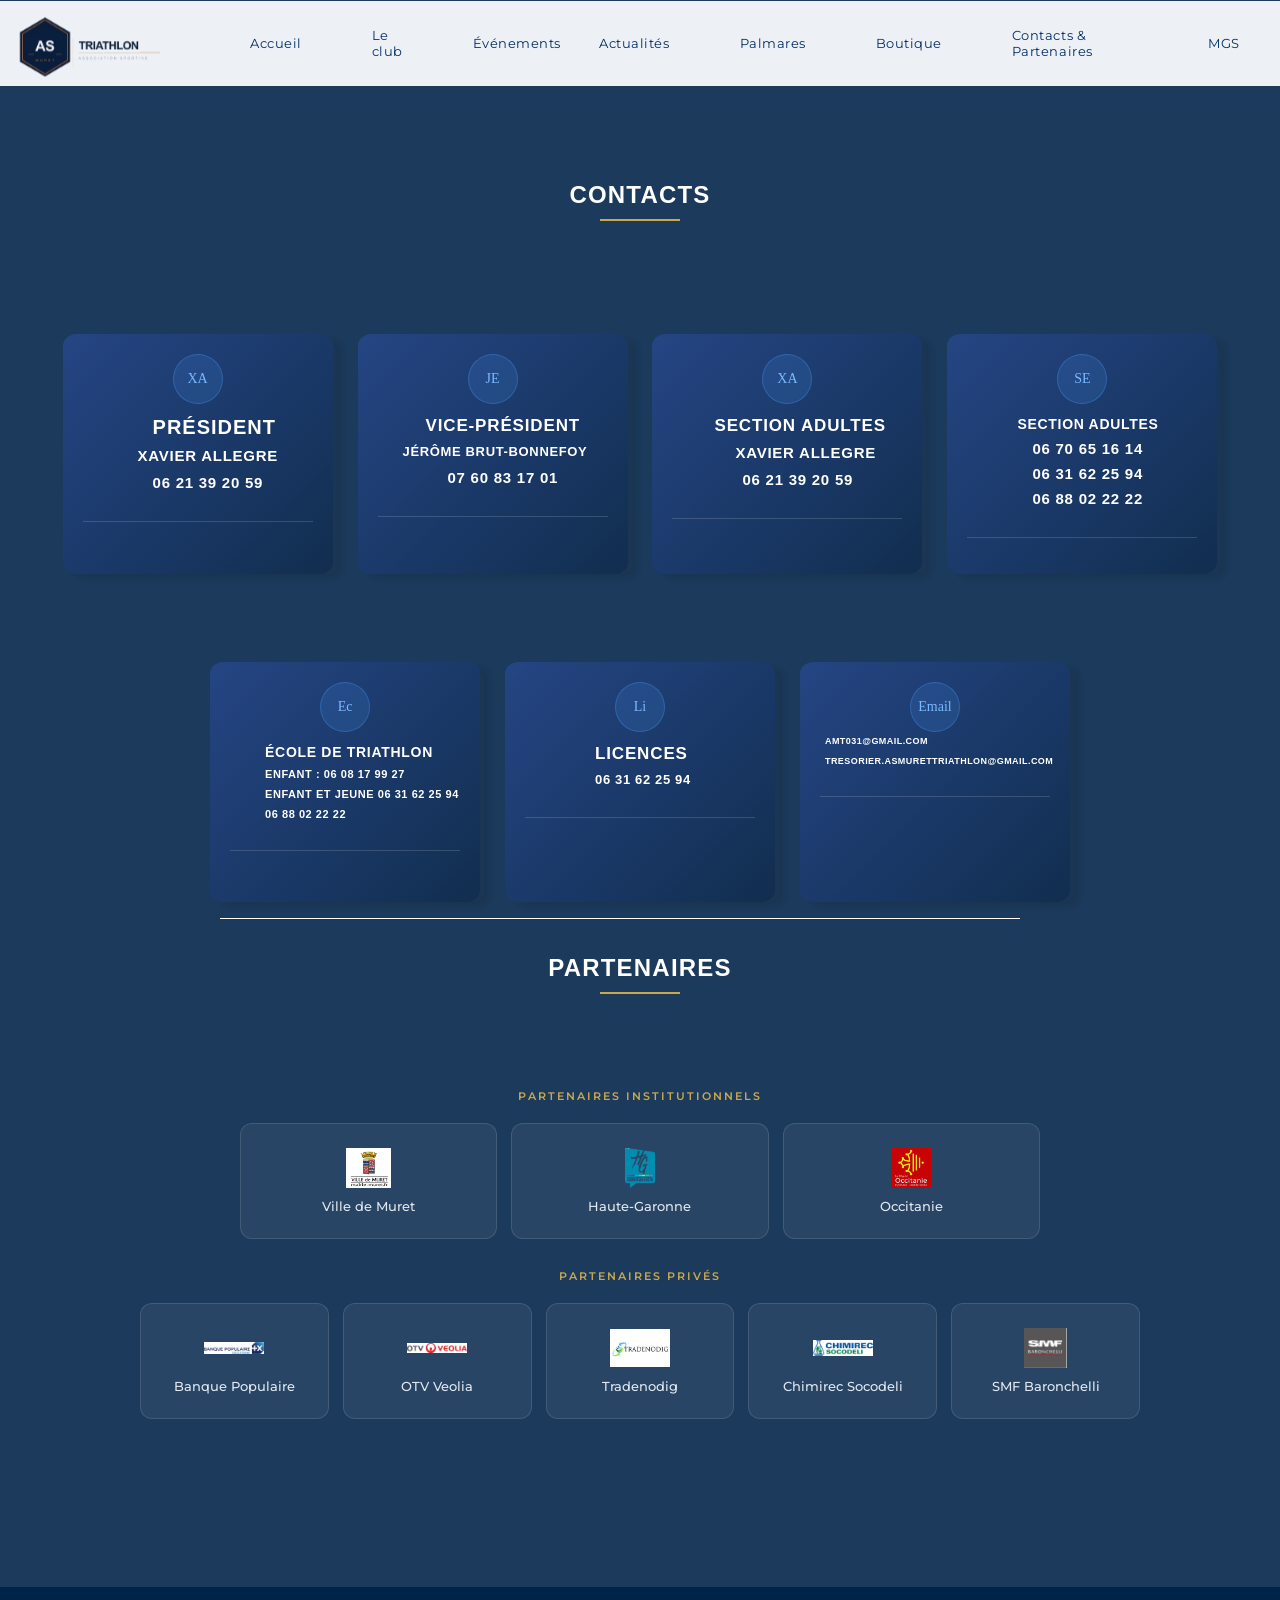
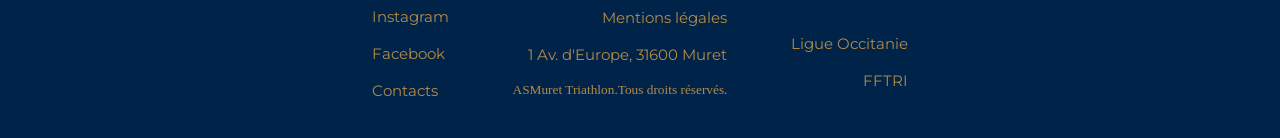
<file: Contacts_Partenaires.html>
<!DOCTYPE html>
<html lang="fr">
<head>
    <meta charset="UTF-8">
    <meta name="viewport" content="width=device-width, initial-scale=1.0">
    <title>Document</title>
    <link rel="stylesheet" href="../css/main.css">
    <link rel="stylesheet" href="../css/mobile.css">
</head>
<body>
    <header class="container">
        <div class="left">
            <a href="/" class="logo"><img src="./images/logo_asm.png"></a>
            <a href="/" class="item item-1">Accueil</a>
            <li class="deroulant">
                <a href="#" class="item item-2">Le club</a>
                <ul class="sous">
                    <li><a href="/Le_Club/Le_Bureau.html" class="text-1"> Le Bureau</a></li>
                    <li><a href="/Le_Club/Tarifs_des_licences.html" class="text-2"> Tarifs des licences</a></li>
                    <li><a href="/Le_Club/Tableaux_des_entraînements.html" class="text-3"> Tableaux des entraînements</a></li>
                    <li><a href="/Le_Club/Nos_entraîneurs.html" class="text-4"> Nos entraîneurs</a></li>
                </ul>
            </li>
            <a href="/Evenements.html" class="item item-3">Événements</a>
        </div>
        <div class="right"> 
            <a href="./Actualites.html" class="item item-4">Actualités</a>
            <a href="./Palmares.html" class="item item-5">Palmares</a>
            <a href="./Boutique.html" class="item item-6">Boutique</a>
            <a href="./Contacts_Partenaires.html" class="item item-7">Contacts & Partenaires</a>
            <a href="./MGS.html" class="item item-7">MGS</a>
        </div>
    </header>
    <div class="infoconctacts">
        <h2>
            <span id="mon-texte"></span>Contacts</span>
        </h2>
    </div>
        <div class="Containercontacts">
            <div class="card-contacts">
                <div class="avatar">XA</div>
                <h2 class="contact-title2">Président</h2><br> 
                <h2 class="contact-title3">Xavier ALLEGRE</h2><br>
                <h2 class="contact-title4">06 21 39 20 59</h2><br>
                <hr class="separateur"> 
            </div>
            <div class="card-contacts">
                <div class="avatar">JE</div>
                <h2 class="contact-title5">Vice-Président</h2><br> 
                <h2 class="contact-title10">Jérôme BRUT-BONNEFOY</h2><br>
                <h2 class="contact-title4">07 60 83 17 01</h2><br>
                <hr class="separateur"> 
            </div>
                    <div class="card-contacts">
                <div class="avatar">XA</div>
                <h2 class="contact-title6">Section Adultes</h2><br> 
                <h2 class="contact-title11">Xavier ALLEGRE</h2><br>
                <h2 class="contact-title4">06 21 39 20 59</h2><br>
                <hr class="separateur"> 
            </div>
            <div class="card-contacts">
                <div class="avatar">SE</div>
                <h2 class="contact-title7">Section Adultes</h2><br> 
                <h2 class="contact-title12">06 70 65 16 14</h2><br>
                <h2 class="contact-title12">06 31 62 25 94</h2><br>
                <h2 class="contact-title12">06 88 02 22 22</h2><br>
                <hr class="separateur"> 
            </div>
            <div class="card-contacts">
                <div class="avatar">Ec</div>
                <h2 class="contact-title8">École de triathlon</h2><br> 
                <h2 class="contact-title13">Enfant : 06 08 17 99 27 </h2><br>
                <h2 class="contact-title13">Enfant et jeune 06 31 62 25 94</h2><br>
                <h2 class="contact-title13">06 88 02 22 22</h2><br>
                <hr class="separateur"> 
            </div>
            <div class="card-contacts">
                <div class="avatar">Li</div>
                <h2 class="contact-title9">Licences</h2><br> 
                <h2 class="contact-title14">06 31 62 25 94</h2><br>
                <hr class="separateur"> 
            </div>
            <div class="card-contacts">
                <div class="avatar">Email</div>
                <h2 class="contact-title15">amt031@gmail.com</h2><br> 
                <h2 class="contact-title15">tresorier.asmurettriathlon@gmail.com</h2><br>
                <hr class="separateur"> 
            </div>  
    </div>
    <hr class="separateur10">
    <div class="infoconctacts2">
        <h2>Partenaires</h2>
    </div>
    <div class="partenaires-section">
        <p class="partenaires-label">Partenaires institutionnels</p>
        <div class="partenaires-grid">
            <a href="https://www.mairie-muret.fr/" class="partenaire-card">
                <img src="./images/sponsor-muret.png" alt="Ville de Muret">
                <span>Ville de Muret</span>
            </a>
            <a href="https://www.haute-garonne.fr/" class="partenaire-card">
                <img src="./images/sponsor2.png" alt="Haute-Garonne">
                <span>Haute-Garonne</span>
            </a>
            <a href="https://www.laregion.fr/" class="partenaire-card">
                <img src="./images/sponsor3.png" alt="Occitanie">
                <span>Occitanie</span>
            </a>
        </div>
        <p class="partenaires-label">Partenaires privés</p>
        <div class="partenaires-grid-prive">
            <a href="https://www.banquepopulaire.fr/occitane/" class="partenaire-card">
                <img src="./images/sponsor4.png" alt="Banque Populaire">
                <span>Banque Populaire</span>
            </a>
            <a href="https://www.veoliawatertechnologies.fr/fr/lhistoire-dotv" class="partenaire-card">
                <img src="./images/sponsor5.png" alt="OTV Veolia">
                <span>OTV Veolia</span>
            </a>
            <a href="#" class="partenaire-card">
                <img src="./images/sponsor6.png" alt="Tradenodig">
                <span>Tradenodig</span>
            </a>
            <a href="https://chimirec.fr/site.details-71-41.php" class="partenaire-card">
                <img src="./images/sponsor7.png" alt="Chimirec Socodeli">
                <span>Chimirec Socodeli</span>
            </a>
            <a href="https://www.smf-31.fr/" class="partenaire-card">
                <img src="./images/sponsor9.png" alt="SMF Baronchelli">
                <span>SMF Baronchelli</span>
            </a>
        </div>
    </div>
    <footer>
        <div class="contact">
            <small><a href="https://www.instagram.com/as_muret_triathlon/?hl=fr">Instagram</a></small><br>
            <small><a href="https://www.facebook.com/MuretTri">Facebook</a></small><br>
            <small><a href="./Contacts_Partenaires.html">Contacts </a></small><br>
        </div>
        <div class="mention">
            <small><a href="./mentions.html">Mentions légales</a></small><br>
            <small><a href="https://www.google.com/maps?gs_lcrp=EgZjaHJvbWUqCQgBEAAYDRiABDIGCAAQRRg5MgkIARAAGA0YgAQyCAgCEAAYFhgeMggIAxAAGBYYHjIICAQQABgWGB4yBggFEEUYPDIGCAYQRRg8MgYIBxBFGDzSAQg2ODk5ajBqN6gCALACAA&um=1&ie=UTF-8&fb=1&gl=fr&sa=X&geocode=KZsh4nc0yK4SMZTljFsz-bYi&daddr=1+Av.+d%27Europe,+31600+Muret">1 Av. d'Europe, 31600 Muret</a></small><br>
            <small>ASMuret Triathlon.Tous droits réservés.</small><br>
        </div>
        <div class="ligue">
            <small><a href="https://www.triathlonoccitanie.com/">Ligue Occitanie</a></small><br>
            <small><a href="https://www.triathlonoccitanie.com/ligue/">FFTRI</a></small>
        </div>
    </footer>   
    <script src="../js/mobile-menu.js"></script>
</body>
</html>
</file>
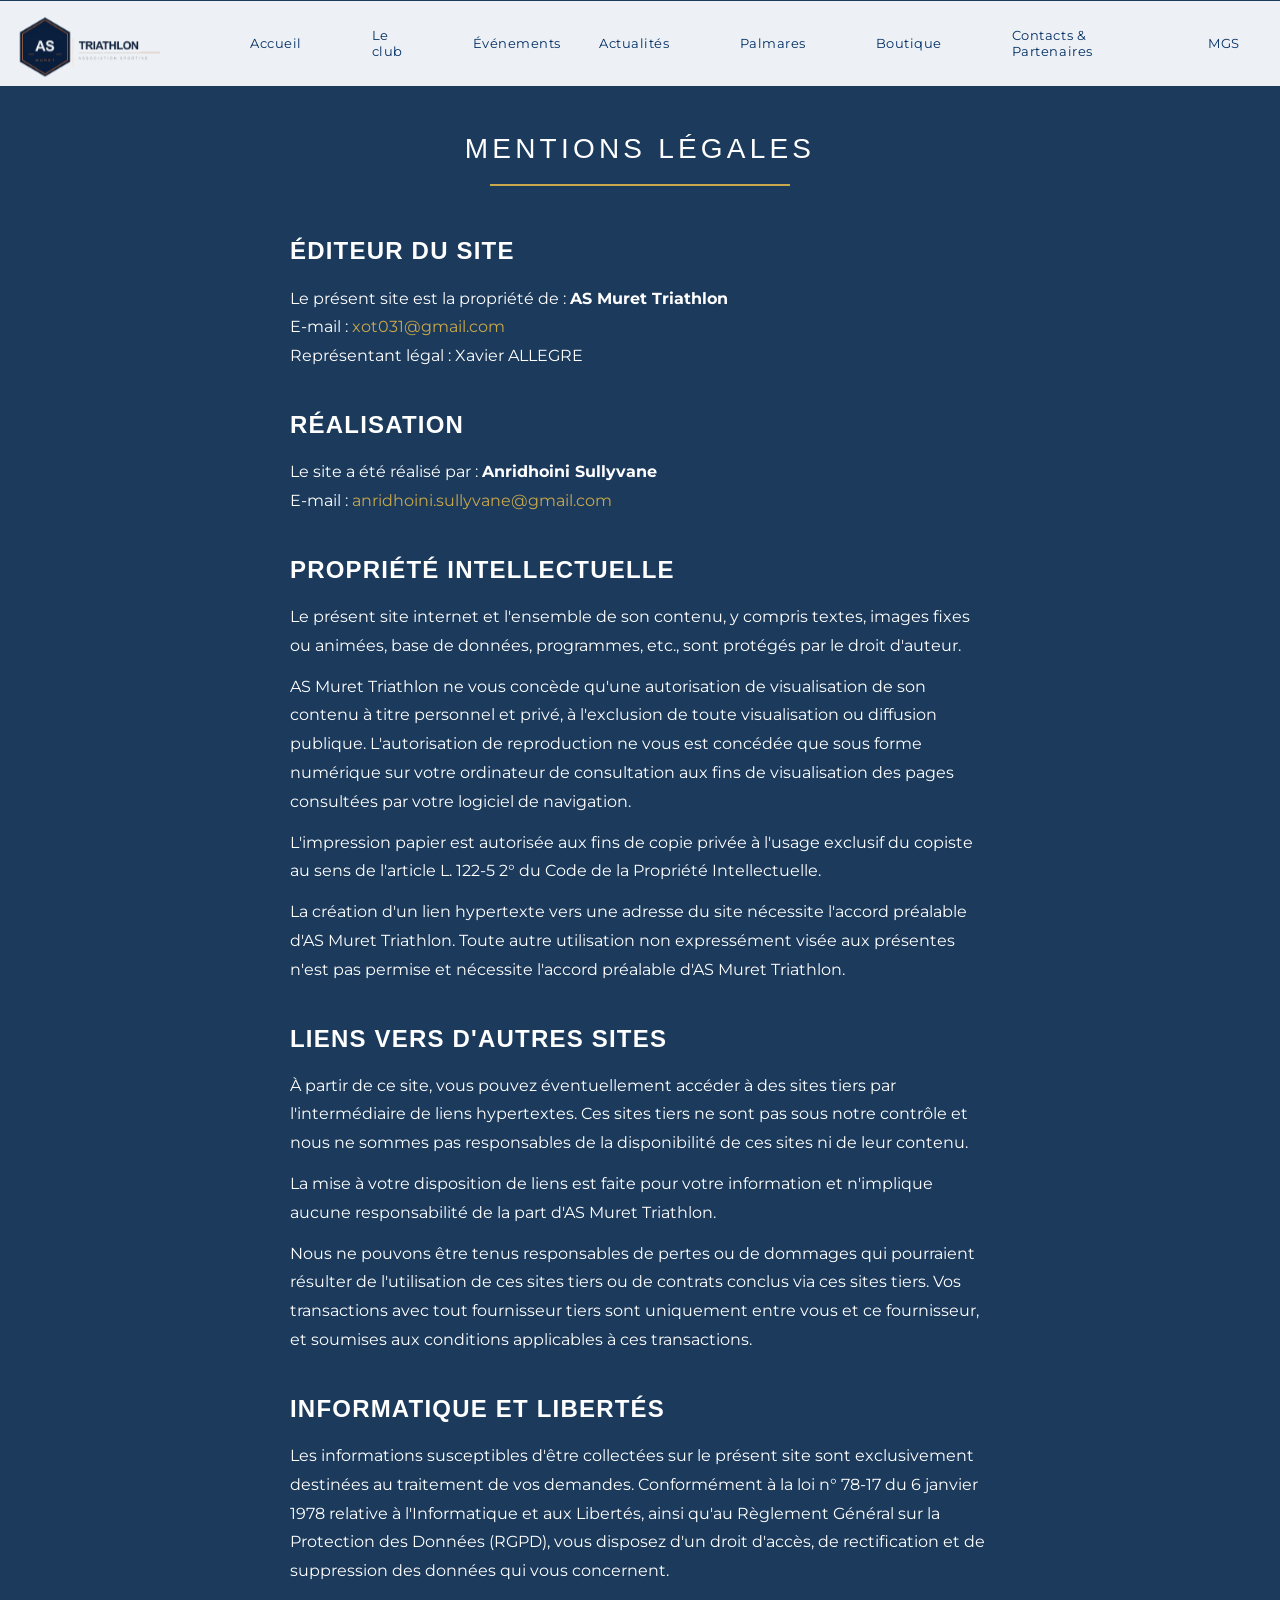
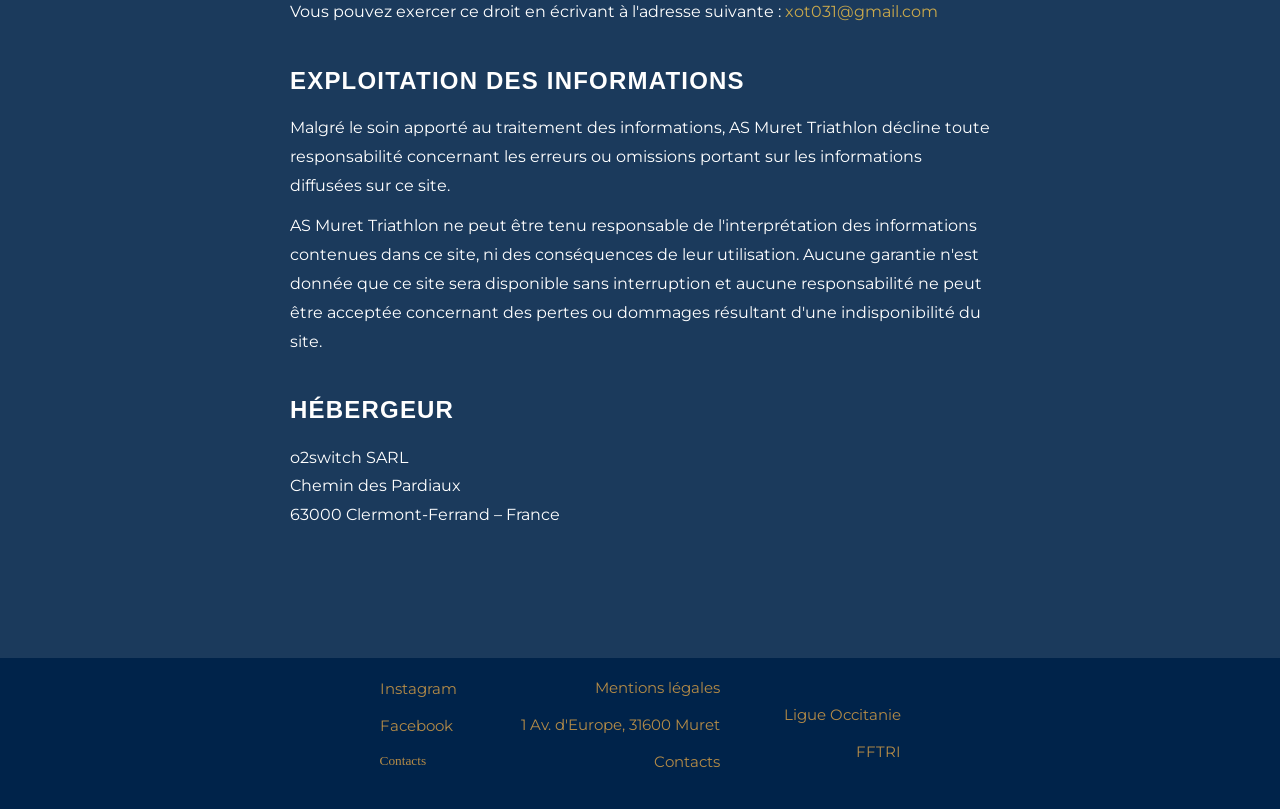
<file: mentions.html>
<!DOCTYPE html>
<html lang="en">
<head>
    <link rel="stylesheet" href="./css/main.css">
    <meta charset="UTF-8">
    <meta name="viewport" content="width=device-width, initial-scale=1.0">
    <link rel="stylesheet" href="../css/main.css">
    <link rel="stylesheet" href="../css/mobile.css">
</head>
<body>
    <header class="container">
        <div class="left">
            <a href="/" class="logo"><img src="./images/logo_asm.png"></a>
            <a href="/" class="item item-1">Accueil</a>
            <li class="deroulant">
                <a href="#" class="item item-2">Le club</a>
                <ul class="sous">
                    <li><a href="/Le_Club/Le_Bureau.html" class="text-1"> Le Bureau</a></li>
                    <li><a href="/Le_Club/Tarifs_des_licences.html" class="text-2"> Tarifs des licences</a></li>
                    <li><a href="/Le_Club/Tableaux_des_entraînements.html" class="text-3"> Tableaux des entraînements</a></li>
                    <li><a href="/Le_Club/Nos_entraîneurs.html" class="text-4"> Nos entraîneurs</a></li>
                </ul>
            </li>
            <a href="/Evenements.html" class="item item-3">Événements</a>
        </div>
        <div class="right"> 
            <a href="./Actualites.html" class="item item-4">Actualités</a>
            <a href="./Palmares.html" class="item item-5">Palmares</a>
            <a href="./Boutique.html" class="item item-6">Boutique</a>
            <a href="./Contacts_Partenaires.html" class="item item-7">Contacts & Partenaires</a>
            <a href="./MGS.html" class="item item-7">MGS</a>
        </div>
    </header>

    <div class="mentions-container">
        <h1 class="infomention">Mentions Légales</h1>

        <h2>Éditeur du site</h2>
        <p>Le présent site est la propriété de : <strong>AS Muret Triathlon</strong><br>
        E-mail : <a href="mailto:xot031@gmail.com">xot031@gmail.com</a><br>
        Représentant légal : Xavier ALLEGRE</p>

        <h2>Réalisation</h2>
        <p>Le site a été réalisé par : <strong>Anridhoini Sullyvane</strong><br>
        E-mail : <a href="mailto:anridhoini.sullyvane@gmail.com">anridhoini.sullyvane@gmail.com</a></p>

        <h2>Propriété intellectuelle</h2>
        <p>Le présent site internet et l'ensemble de son contenu, y compris textes, images fixes ou animées, base de données, programmes, etc., sont protégés par le droit d'auteur.</p>
        <p>AS Muret Triathlon ne vous concède qu'une autorisation de visualisation de son contenu à titre personnel et privé, à l'exclusion de toute visualisation ou diffusion publique. L'autorisation de reproduction ne vous est concédée que sous forme numérique sur votre ordinateur de consultation aux fins de visualisation des pages consultées par votre logiciel de navigation.</p>
        <p>L'impression papier est autorisée aux fins de copie privée à l'usage exclusif du copiste au sens de l'article L. 122-5 2° du Code de la Propriété Intellectuelle.</p>
        <p>La création d'un lien hypertexte vers une adresse du site nécessite l'accord préalable d'AS Muret Triathlon. Toute autre utilisation non expressément visée aux présentes n'est pas permise et nécessite l'accord préalable d'AS Muret Triathlon.</p>

        <h2>Liens vers d'autres sites</h2>
        <p>À partir de ce site, vous pouvez éventuellement accéder à des sites tiers par l'intermédiaire de liens hypertextes. Ces sites tiers ne sont pas sous notre contrôle et nous ne sommes pas responsables de la disponibilité de ces sites ni de leur contenu.</p>
        <p>La mise à votre disposition de liens est faite pour votre information et n'implique aucune responsabilité de la part d'AS Muret Triathlon.</p>
        <p>Nous ne pouvons être tenus responsables de pertes ou de dommages qui pourraient résulter de l'utilisation de ces sites tiers ou de contrats conclus via ces sites tiers. Vos transactions avec tout fournisseur tiers sont uniquement entre vous et ce fournisseur, et soumises aux conditions applicables à ces transactions.</p>

        <h2>Informatique et Libertés</h2>
        <p>Les informations susceptibles d'être collectées sur le présent site sont exclusivement destinées au traitement de vos demandes. Conformément à la loi n° 78-17 du 6 janvier 1978 relative à l'Informatique et aux Libertés, ainsi qu'au Règlement Général sur la Protection des Données (RGPD), vous disposez d'un droit d'accès, de rectification et de suppression des données qui vous concernent.</p>
        <p>Vous pouvez exercer ce droit en écrivant à l'adresse suivante : <a href="mailto:xot031@gmail.com">xot031@gmail.com</a></p>

        <h2>Exploitation des informations</h2>
        <p>Malgré le soin apporté au traitement des informations, AS Muret Triathlon décline toute responsabilité concernant les erreurs ou omissions portant sur les informations diffusées sur ce site.</p>
        <p>AS Muret Triathlon ne peut être tenu responsable de l'interprétation des informations contenues dans ce site, ni des conséquences de leur utilisation. Aucune garantie n'est donnée que ce site sera disponible sans interruption et aucune responsabilité ne peut être acceptée concernant des pertes ou dommages résultant d'une indisponibilité du site.</p>

        <h2>Hébergeur</h2>
        <p>o2switch SARL<br>
        Chemin des Pardiaux<br>
        63000 Clermont-Ferrand – France<br>
    </div>

    <footer>
        <div class="contact">
            <small><a href="https://www.instagram.com/as_muret_triathlon/?hl=fr">Instagram</a></small><br>
            <small><a href="https://www.facebook.com/MuretTri">Facebook</a></small><br>
            <small>Contacts</small><br>
        </div>
        <div class="mention">
            <small><a href="./mentions.html">Mentions légales</a></small><br> 
            <small><a href="https://www.google.com/maps?gs_lcrp=EgZjaHJvbWUqCQgBEAAYDRiABDIGCAAQRRg5MgkIARAAGA0YgAQyCAgCEAAYFhgeMggIAxAAGBYYHjIICAQQABgWGB4yBggFEEUYPDIGCAYQRRg8MgYIBxBFGDzSAQg2ODk5ajBqN6gCALACAA&um=1&ie=UTF-8&fb=1&gl=fr&sa=X&geocode=KZsh4nc0yK4SMZTljFsz-bYi&daddr=1+Av.+d%27Europe,+31600+Muret">1 Av. d'Europe, 31600 Muret</a></small><br>
            <small><a href="./Contacts_Partenaires.html">Contacts</a></small><br>
        </div>
        <div class="ligue">
            <small><a href="https://www.triathlonoccitanie.com/">Ligue Occitanie</a></small><br>
            <small><a href="https://www.triathlonoccitanie.com/ligue/">FFTRI</a></small>
        </div>
    </footer>
    <script src="../js/mobile-menu.js"></script>
</body>
</html>
</file>
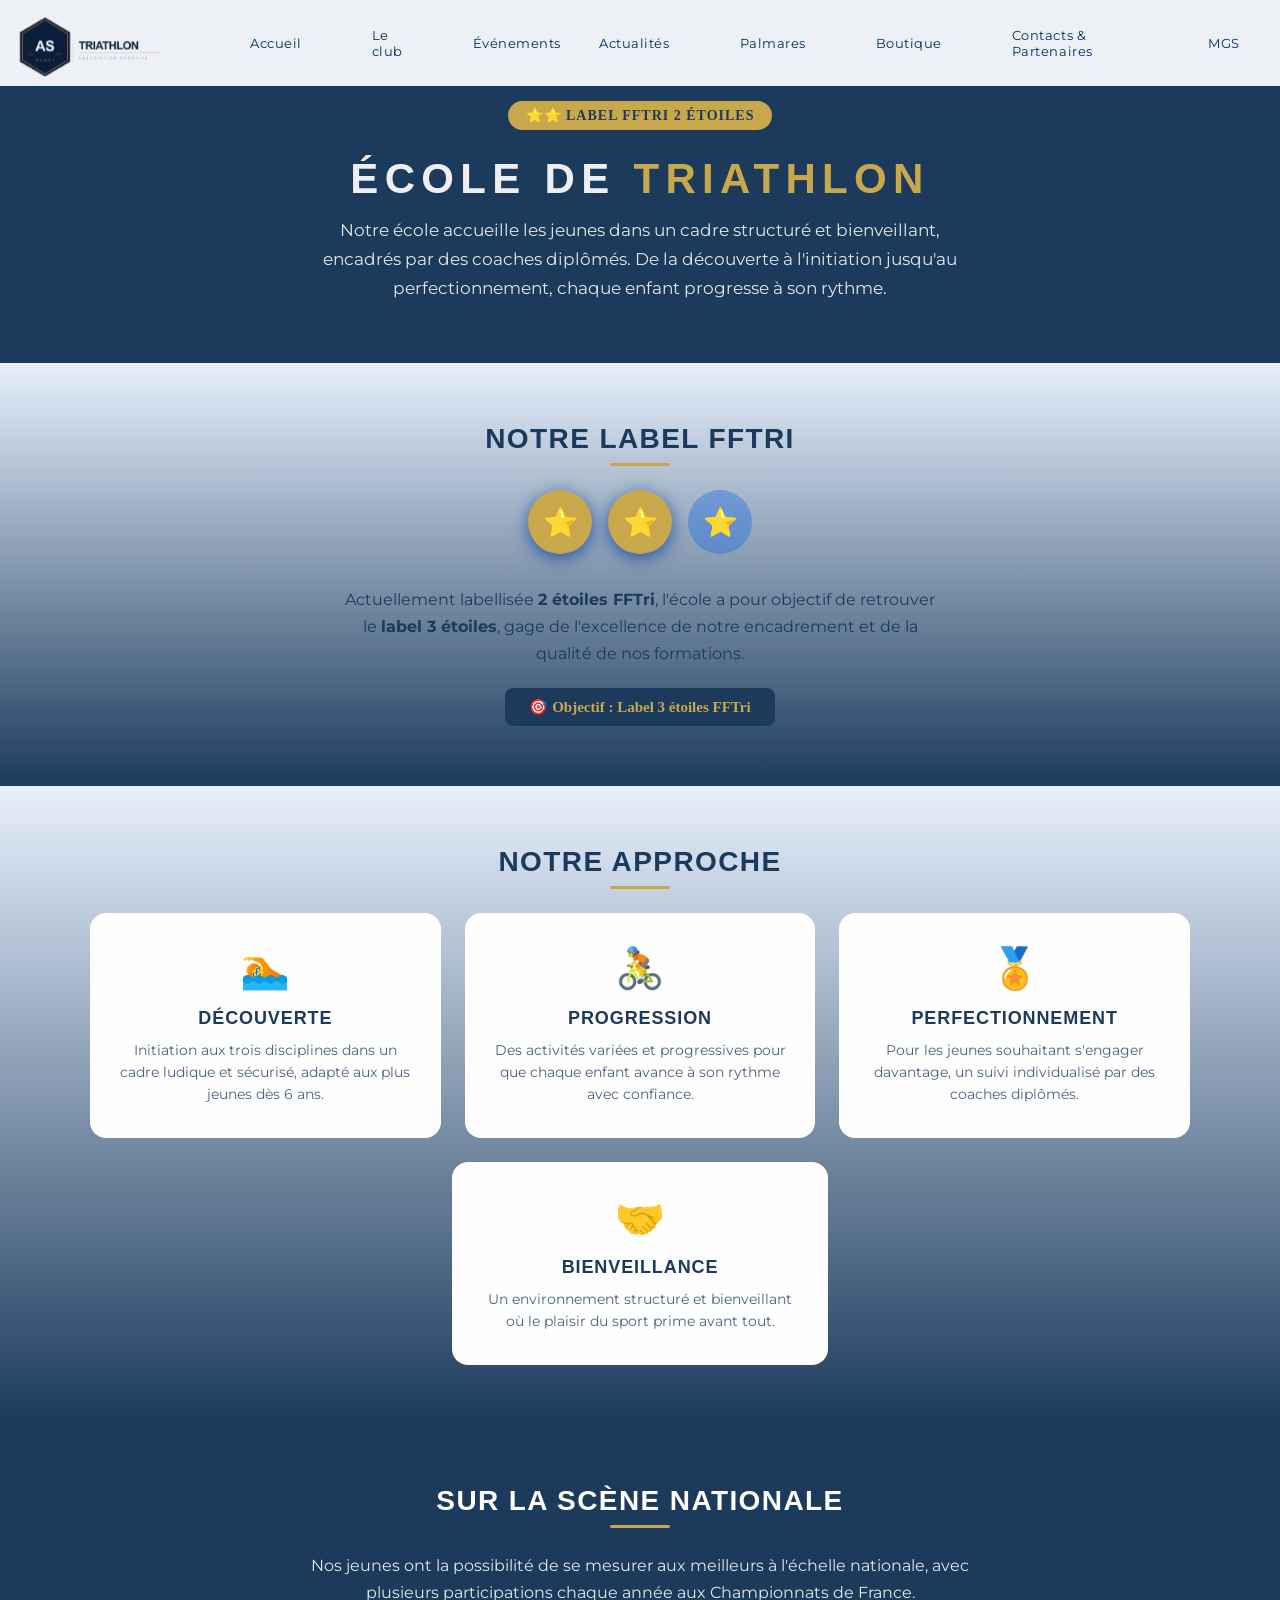
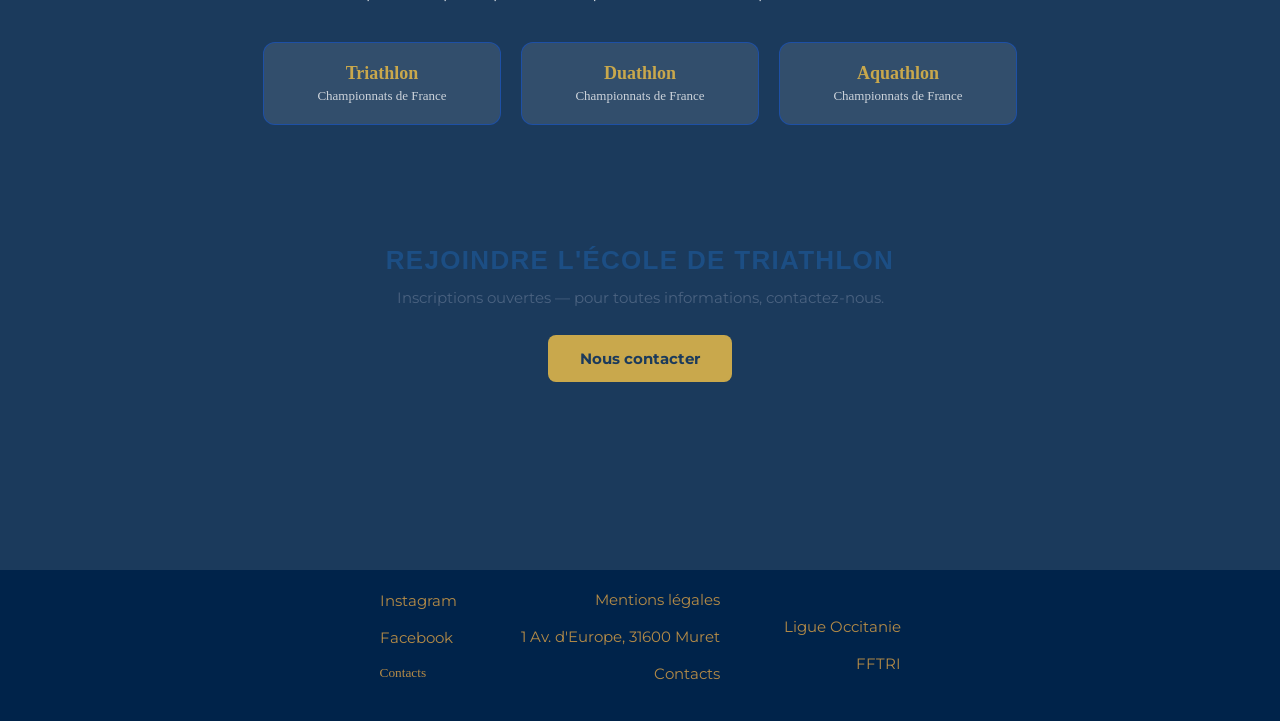
<file: MGS.html>
<!DOCTYPE html>
<html lang="en">
<head>
    <link rel="stylesheet" href="./css/main.css">
    <meta charset="UTF-8">
    <meta name="viewport" content="width=device-width, initial-scale=1.0">
    <link rel="stylesheet" href="../css/main.css">
    <link rel="stylesheet" href="../css/mobile.css">
</head>
<body>
    <header class="container">
        <div class="left">
            <a href="/" class="logo"><img src="./images/logo_asm.png"></a>
            <a href="/" class="item item-1">Accueil</a>
            <li class="deroulant">
                <a href="#" class="item item-2">Le club</a>
                <ul class="sous">
                    <li><a href="/Le_Club/Le_Bureau.html" class="text-1"> Le Bureau</a></li>
                    <li><a href="/Le_Club/Tarifs_des_licences.html" class="text-2"> Tarifs des licences</a></li>
                    <li><a href="/Le_Club/Tableaux_des_entraînements.html" class="text-3"> Tableaux des entraînements</a></li>
                    <li><a href="/Le_Club/Nos_entraîneurs.html" class="text-4"> Nos entraîneurs</a></li>
                </ul>
            </li>
            <a href="/Evenements.html" class="item item-3">Événements</a>
        </div>
        <div class="right"> 
            <a href="./Actualites.html" class="item item-4">Actualités</a>
            <a href="./Palmares.html" class="item item-5">Palmares</a>
            <a href="./Boutique.html" class="item item-6">Boutique</a>
            <a href="./Contacts_Partenaires.html" class="item item-7">Contacts & Partenaires</a>
            <a href="./MGS.html" class="item item-7">MGS</a>
        </div>
    </header>
    <div class="wraper3"></div>
    <section class="ecole-hero">
        <div class="label-badge">⭐⭐ Label FFTri 2 étoiles</div>
        <h1>École de <span>Triathlon</span></h1>
        <p>Notre école accueille les jeunes dans un cadre structuré et bienveillant, encadrés par des coaches diplômés. De la découverte à l'initiation jusqu'au perfectionnement, chaque enfant progresse à son rythme.</p>
    </section>

    <section class="label-section">
        <h2>Notre Label FFTri</h2>
        <div class="underline"></div>
        <div class="stars-container">
            <div class="star-item active">⭐</div>
            <div class="star-item active">⭐</div>
            <div class="star-item inactive">⭐</div>
        </div>
        <p class="label-text">
            Actuellement labellisée <strong>2 étoiles FFTri</strong>, l'école a pour objectif de retrouver le <strong>label 3 étoiles</strong>, gage de l'excellence de notre encadrement et de la qualité de nos formations.
        </p>
        <div class="label-goal">🎯 Objectif : Label 3 étoiles FFTri</div>
    </section>

    <section class="cards-section">
        <h2>Notre approche</h2>
        <div class="underline"></div>
        <div class="cards-grid">
            <div class="ecole-card">
                <div class="icon">🏊</div>
                <h3>Découverte</h3>
                <p>Initiation aux trois disciplines dans un cadre ludique et sécurisé, adapté aux plus jeunes dès 6 ans.</p>
            </div>
            <div class="ecole-card">
                <div class="icon">🚴</div>
                <h3>Progression</h3>
                <p>Des activités variées et progressives pour que chaque enfant avance à son rythme avec confiance.</p>
            </div>
            <div class="ecole-card">
                <div class="icon">🏅</div>
                <h3>Perfectionnement</h3>
                <p>Pour les jeunes souhaitant s'engager davantage, un suivi individualisé par des coaches diplômés.</p>
            </div>
            <div class="ecole-card">
                <div class="icon">🤝</div>
                <h3>Bienveillance</h3>
                <p>Un environnement structuré et bienveillant où le plaisir du sport prime avant tout.</p>
            </div>
        </div>
    </section>

    <section class="national-section">
        <h2>Sur la scène nationale</h2>
        <div class="underline"></div>
        <p>Nos jeunes ont la possibilité de se mesurer aux meilleurs à l'échelle nationale, avec plusieurs participations chaque année aux Championnats de France.</p>
        <div class="champs-grid">
            <div class="champ-badge">
                <div class="discipline">Triathlon</div>
                <div class="detail">Championnats de France</div>
            </div>
            <div class="champ-badge">
                <div class="discipline">Duathlon</div>
                <div class="detail">Championnats de France</div>
            </div>
            <div class="champ-badge">
                <div class="discipline">Aquathlon</div>
                <div class="detail">Championnats de France</div>
            </div>
        </div>
    </section>

    <section class="cta-section">
        <h2>Rejoindre l'école de triathlon</h2>
        <p>Inscriptions ouvertes — pour toutes informations, contactez-nous.</p>
        <a href="../Contacts_Partenaires.html" class="cta-btn">Nous contacter</a>
    </section>
    <footer>
        <div class="contact">
            <small><a href="https://www.instagram.com/as_muret_triathlon/?hl=fr">Instagram</a></small><br>
            <small><a href="https://www.facebook.com/MuretTri">Facebook</a></small><br>
            <small>Contacts</small><br>
        </div>
        <div class="mention">
            <small><a href="./mentions.html">Mentions légales</a></small><br>
            <small><a href="https://www.google.com/maps?gs_lcrp=EgZjaHJvbWUqCQgBEAAYDRiABDIGCAAQRRg5MgkIARAAGA0YgAQyCAgCEAAYFhgeMggIAxAAGBYYHjIICAQQABgWGB4yBggFEEUYPDIGCAYQRRg8MgYIBxBFGDzSAQg2ODk5ajBqN6gCALACAA&um=1&ie=UTF-8&fb=1&gl=fr&sa=X&geocode=KZsh4nc0yK4SMZTljFsz-bYi&daddr=1+Av.+d%27Europe,+31600+Muret">1 Av. d'Europe, 31600 Muret</a></small><br>
            <small><a href="./Contacts_Partenaires.html">Contacts </a></small><br>
        </div>
        <div class="ligue">
            <small><a href="https://www.triathlonoccitanie.com/">Ligue Occitanie</a></small><br>
            <small><a href="https://www.triathlonoccitanie.com/ligue/">FFTRI</a></small>
        </div>
    </footer>
    <script src="../js/mobile-menu.js"></script>
</body>
</html>
</file>
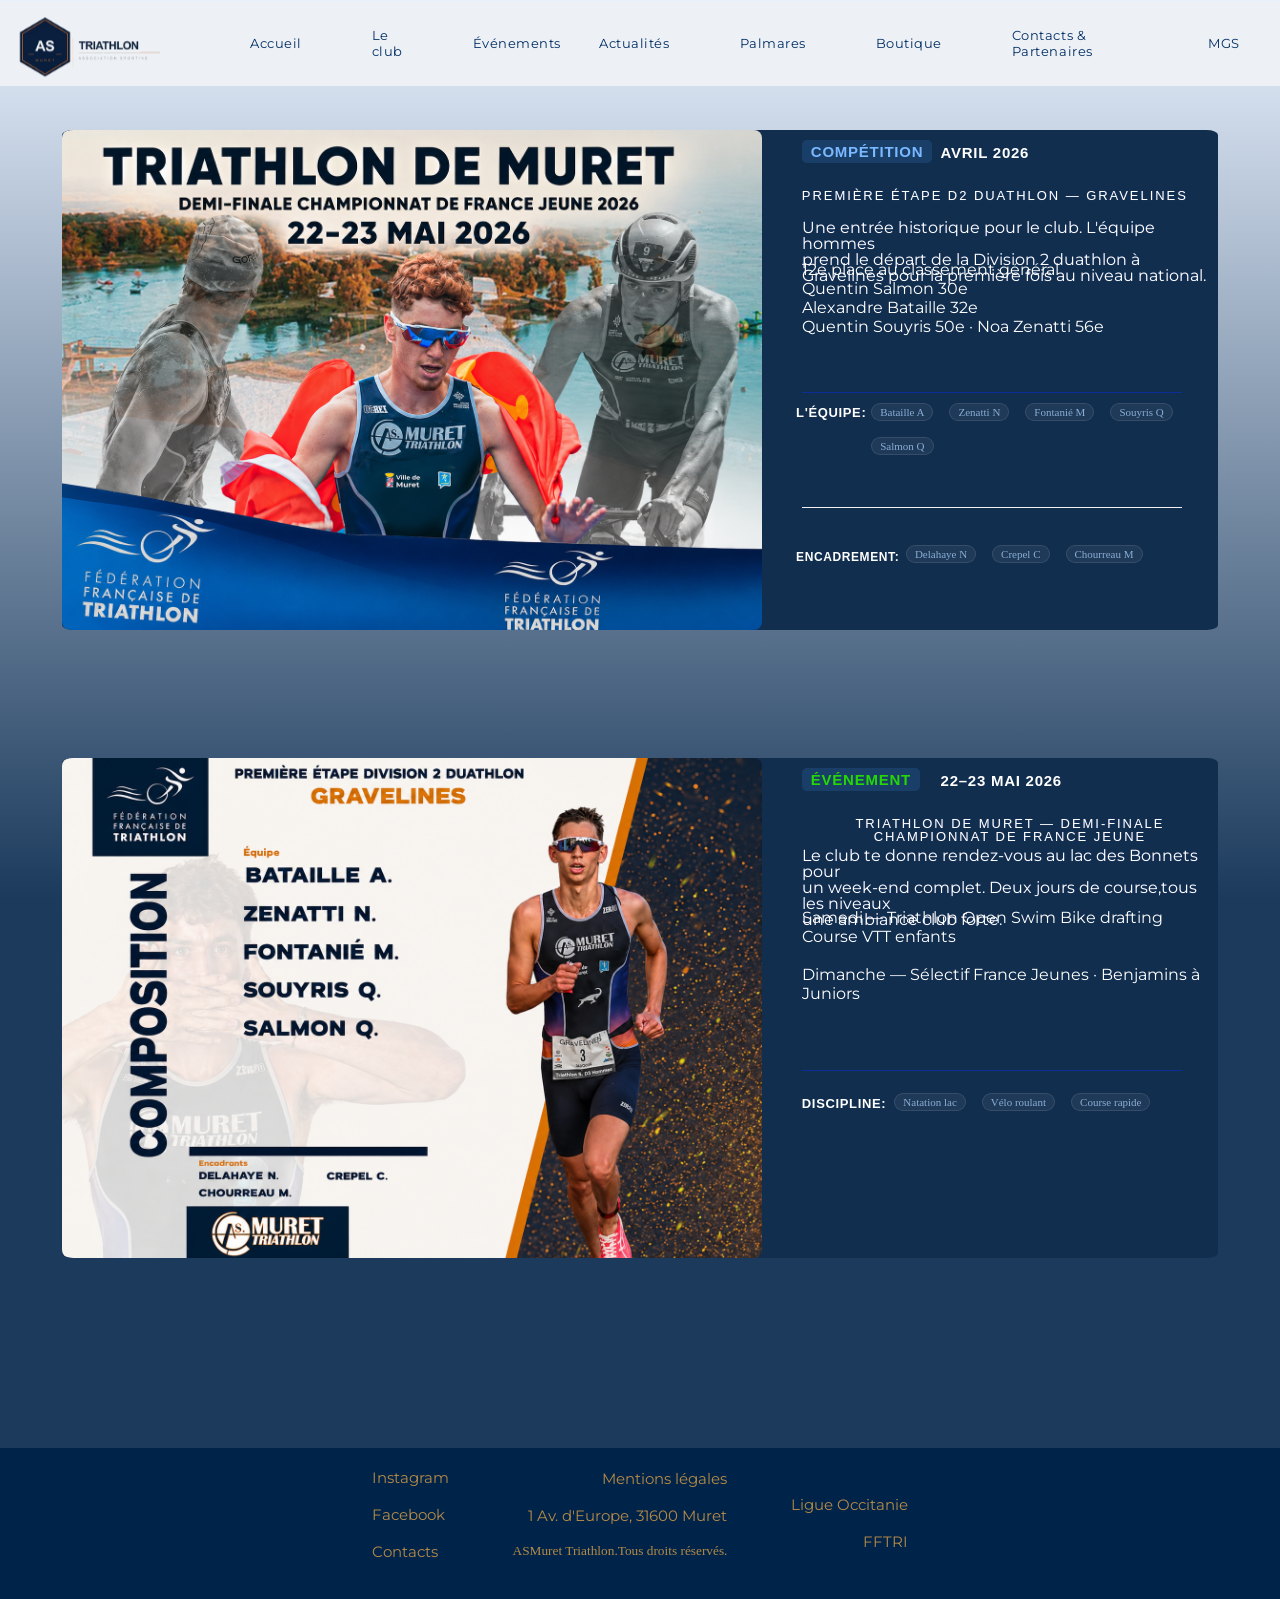
<file: ASMuretvfinal29/Actualites.html>
<html lang="en">
    <head>
        <link rel="stylesheet" href="../css/main.css">
        <meta charset="UTF-8">
        <meta name="viewport" content="width=device-width, initial-scale=1.0">
        <title>Document</title>
        <link rel="stylesheet" href="../css/main.css">
        <link rel="stylesheet" href="../css/mobile.css">
</head>
<body>
    <header class="container">
        <div class="left">
            <a href="/" class="logo"><img src="./images/logo_asm.png"></a>
            <a href="/" class="item item-1">Accueil</a>
            <li class="deroulant">
                <a href="#" class="item item-2">Le club</a>
                <ul class="sous">
                    <li><a href="/Le_Club/Le_Bureau.html" class="text-1"> Le Bureau</a></li>
                    <li><a href="/Le_Club/Tarifs_des_licences.html" class="text-2"> Tarifs des licences</a></li>
                    <li><a href="/Le_Club/Tableaux_des_entraînements.html" class="text-3"> Tableaux des entraînements</a></li>
                    <li><a href="/Le_Club/Nos_entraîneurs.html" class="text-4"> Nos entraîneurs</a></li>
                </ul>
            </li>
            <a href="/Evenements.html" class="item item-3">Événements</a>
        </div>
        <div class="right"> 
            <a href="./Actualites.html" class="item item-4">Actualités</a>
            <a href="./Palmares.html" class="item item-5">Palmares</a>
            <a href="./Boutique.html" class="item item-6">Boutique</a>
            <a href="./Contacts_Partenaires.html" class="item item-7">Contacts & Partenaires</a>
            <a href="./MGS.html" class="item item-7">MGS</a>
        </div>
    </header>
    <div class="wraper2"></div>
    <div class="Containertarif">
        <div class="card-tarif3">
            <img src="./images/affiche.png" alt="background" class="background-image3">
            <h2 class="Competition">Compétition</h2>
            <h2 class="date_competition">Avril 2026</h2>
            <h1 class="titreduat">Première étape D2 Duathlon — Gravelines</h1> 
            <p class="actualites1">Une entrée historique pour le club. L'équipe hommes<br> 
                prend le départ de la Division 2 duathlon à<br>
                Gravelines pour la première fois au niveau national.</p><br>
                <p class="actualites2"> 12e place au classement général
                    <br> Quentin Salmon 30e
                    <br> Alexandre Bataille 32e
                    <br> Quentin Souyris 50e · Noa Zenatti 56e<br>
                </p>
                <hr class="separateur2">
                <h2 class="equipes">L'Équipe:</h2>
                <div class="prog-row">
                    <span class="prog-tag">Bataille A</span>
                    <span class="prog-tag">Zenatti N</span>
                    <span class="prog-tag">Fontanié M</span>
                    <span class="prog-tag">Souyris Q</span>
                    <span class="prog-tag">Salmon Q</span>
                </div>
                <hr class="separateur3">
                <h2 class="encadrement">Encadrement:</h2>
                <div class="prog-row2">
                    <span class="prog-tag5">Delahaye N</span>
                    <span class="prog-tag5">Crepel C </span>
                    <span class="prog-tag5">Chourreau M</span>
                </div>
            </div>
            <div class="card-tarif3">
                <img src="./images/affiche2.png" alt="background" class="background-image3">
                <h2 class="Competition2">Événement</h2>
                <h2 class="date_competition">22–23 mai 2026</h2> 
                <h1 class="titreduat2">Triathlon de Muret — Demi-finale Championnat de France Jeune</h1> 
                <p class="actualites1">Le club te donne rendez-vous au lac des Bonnets pour<br>
                    un week-end complet. Deux jours de course,tous les niveaux<br>  
                    une ambiance club forte.</p><br>
                    <p class="actualites3"> Samedi — Triathlon Open Swim Bike drafting<br> 
                        Course VTT enfants<br>
                        <br> Dimanche — Sélectif France Jeunes · Benjamins à Juniors<br>
                    </p>
                    <hr class="separateursec2">
                    <h2 class="equipes2">Discipline:</h2>
                    <div class="prog-rowac2">
                        <span class="prog-tag">Natation lac</span>
                        <span class="prog-tag">Vélo roulant</span>
                        <span class="prog-tag">Course rapide</span>
                    </div>
                </div>
    </div>
<footer>
    <div class="contact">
            <small><a href="https://www.instagram.com/as_muret_triathlon/?hl=fr">Instagram</a></small><br>
            <small><a href="https://www.facebook.com/MuretTri">Facebook</a></small><br>
            <small><a href="./Contacts_Partenaires.html">Contacts </a></small><br>
        </div>
        <div class="mention">
            <small><a href="./mentions.html">Mentions légales</a></small><br>
            <small><a href="https://www.google.com/maps?gs_lcrp=EgZjaHJvbWUqCQgBEAAYDRiABDIGCAAQRRg5MgkIARAAGA0YgAQyCAgCEAAYFhgeMggIAxAAGBYYHjIICAQQABgWGB4yBggFEEUYPDIGCAYQRRg8MgYIBxBFGDzSAQg2ODk5ajBqN6gCALACAA&um=1&ie=UTF-8&fb=1&gl=fr&sa=X&geocode=KZsh4nc0yK4SMZTljFsz-bYi&daddr=1+Av.+d%27Europe,+31600+Muret">1 Av. d'Europe, 31600 Muret</a></small><br>
            <small>ASMuret Triathlon.Tous droits réservés.</small><br>
        </div>
        <div class="ligue">
            <small><a href="https://www.triathlonoccitanie.com/">Ligue Occitanie</a></small><br>
            <small><a href="https://www.triathlonoccitanie.com/ligue/">FFTRI</a></small>
        </div>
    </footer>
    <script src="../js/mobile-menu.js"></script>
</body>
</html>
</file>
<file: css/main.css>
@import url('https://fonts.googleapis.com/css2?family=Montserrat:wght@400;500;600&display=swap');
* {
    margin: 0;
}


html {
    scroll-behavior: smooth;
}

@import url('https://fonts.googleapis.com/css2?family=Oswald:wght@500;600&family=Montserrat:wght@400;500&display=swap');


h1, h2, h3 {
  font-family: 'Oswald', sans-serif;
  font-weight: 600;
  letter-spacing: 0.05em;
  text-transform: uppercase;
}

p, a, button {
  font-family: 'Montserrat', sans-serif;
  font-weight: 400;
}

button {
  font-weight: 500;
}

body {
  background-color: #1B3A5C;
  padding-top: 1px;
  overflow-x: hidden;

}

.container {
  display: flex;
  align-items: center;
  justify-content: space-between;
  padding: 0 0px;
  background-color: #EDF1F5;
  position: fixed;
  width: 100%;
  z-index: 1000;
  gap: clamp(15px, 3vw, 60px);
  font-family: 'Montserrat', sans-serif;
  font-weight: 400;
  letter-spacing: 0.04em;
  font-size: small;
}

.background-image {
    max-width: 100%;
}

.background-image2 {
  width: 100%;
  height: auto;        
  object-fit: cover;
  border-radius: 8px;
}

.background-image3 {
  width: 700px;
  height: 500px;
  object-fit: cover;
  border-radius: 8px;
}

.background-imagepa1 {
  width: 100%;
  height: 200px;        
  object-fit: cover;
  border-radius: 8px;
}



.background-imageevent {
  width: 100%;
  height: 500px;        
  object-fit: cover;
  display: block;
}

.background-imagepa2 {
    width: 100%;
    max-height: 300px;
    object-fit: cover;
    display: block;
}

.right {
    display: flex;
    align-items: center;
    gap: 70px;
    margin-right: 40px;
}

.left {
    display: flex;
    align-items: center;
    gap: 70px;
    margin-left: 0px;
}

li {
    list-style-type: none;
}
ul li
{
    width: 240px;
    text-align: left;
    position: relative;
    margin: 5px;;
    list-style-type: none;
}

.sous
{
    display: none;
    background-color: #ededed;
    position: absolute;
    width: 15%;
    z-index: 1000;
    border-radius: 8px;
    border-left: 3px solid rgb(180, 113, 5);
    box-shadow: 0 8px 24px rgba(0,0,0,0.3);
}

li:hover .sous
{
    display: block;
} 

.deroulant .sous {
    margin-top: 1.2px;
}

.tabs a {
    text-decoration: none;
    color: inherit;
}

.text-1, .text-2, .text-3, .text-4 {
    color: #1B3A5C;
    text-decoration: none;
    margin-left: -35px;
}

.text-1:hover, .text-2:hover, .text-3:hover, .text-4:hover {
    color: rgb(180, 113, 5);
    transition: color 0.2s;
}

footer .contact a, footer .mention a, footer .ligue a {
    color: #b48b47;
    text-decoration: none; 
    font-size: 15px;
    transition: color 0.2s;
}

.logo {
    flex-shrink: 0;
}

.logo img {
    display: block;
    max-height: 100%;
    width: 180px;
    transform: translateY(15px) translateX(-30px);
    scale: 1.5;
}

.prog-tag2, .prog-tag3 {
  text-decoration: none;
}
.item-1, .item-2, .item-3, .item-4, .item-5, .item-6, .item-7 {
    color: #002d64;
    text-decoration: none;
    transition: color 0.2s;
}


.item-1:hover, .item-2:hover, .item-3:hover, .item-4:hover, .item-5:hover, .item-6:hover, .item-7:hover {
    color: rgb(180, 113, 5);
    transition: color 0.2s;
}

.centered:hover, .centered1:hover {
    color: #C9A84C;
    transition: color 0.2s;
}

footer {
  padding-top: 20px;
  background-color: #00234a;
  color: #b48b47;
  display: flex;
  justify-content: center;
  align-items: center;
  gap: clamp(20px, 5vw, 100px);
  margin-top: 10%;
  padding: 20px 60px;

}


footer .contact {
    position: relative;
    text-align: left;
    color: #b48b47;
    display: flex;
    flex-direction: column;
    gap: -90px;
}

footer .mention {
    text-align: right;
    color: #b48b47;
    display: flex;
    flex-direction: column;
    gap: -80px;
}

footer .ligue {
    text-align: right;
    color: #b48b47;
    display: flex;
    flex-direction: column;
    gap: 0px;
}
.centered {
    color: #ffffff;  
    font-size: 3vw; 
    position: absolute;
    top: 55%;
    left: 4%;
    text-transform: uppercase;
}

.centered1 {
    color: #ffffff;  
    font-size: 3vw; 
    position: absolute;
    top: 49%;
    left: 4%;
    text-transform: uppercase;
}


.Lycée, .LycéeSportif, .CP-CM2, .Collège {
  position: static;
  font-size: 20px;
  text-transform: uppercase;
  color: #0d3975;
  display: block;
  margin-bottom: 2px;
  grid-column: 2 / -1; 
}
.card-emploie legend {
  color: #0d3975;
  font-size: large;
}

.field-set1{
  border-color:rgba(34, 66, 154, 0.34);
}



.btn-rejoindre {
    position: absolute;
    top: 63%;
    left: 4%;
    display: inline-block;
    background-color: #C9A84C;
    color: #ffffff;
    font-weight: 500;
    font-size: 14px;
    padding: 12px 24px;
    border-radius: 4px;
    text-decoration: none;
    letter-spacing: 1px;
    transition: all 0.3s ease;
}

.btn-rejoindre:hover {
    background-color: #1B3A5C;
    color: #C9A84C;
}

.info {
    background-color: #1B3A5C;
    color: #FFFFFF;
    padding: 40px 60px;
    border-top: 3px solid #C9A84C;
    max-width: 900px;  
    margin: 0 auto;
    margin-top: -5%;   
}
.infoconctacts {
  background-color: #1B3A5C;
  color: #FFFFFF;
  padding: 25px 20px;
  text-align: center;
  margin-top: 100px;
  padding-top: 80px;
}

.infoconctacts h2::after {
  content: '';
  display: block;
  width: 80px;
  height: 2px;
  background: #C9A84C;
  margin: 10px auto 0;
}

.infopalmares {
  background-color: #1B3A5C;
  color: #FFFFFF;
  padding: 25px 20px;
  text-align: center;
  margin-top: 100px;
}

.sous_titrepalmares1 {
  color: #ffffff57;
  text-align: center;
  margin-top: -10px;
}

.sous_titreevent {
  color: #ffffffe3;
  text-align: start;
  margin: 62px;
  margin-top: -10px;
}

.sous_titrepalmares2 {
  color: #C9A84C;
  text-align: start;
  padding: 0px 30px;
  margin-top: 50px;
  font-size: 18px;
}


.sous_titrepalmares3 {
  color: #FFFFFF;
  padding: 3px 8px;
  text-align: start;
  margin-top: 5px;
}

.sous_titrepalmares4 {
  color: #C9A84C;
  text-align: start;
  padding: 0px 10px;
  margin-top: 1px;
  font-size: 18px;
}

.sous_titrepalmares5 {
  color: #ffffff76;
  padding: 3px 8px;
  text-align: start;
  margin-top: 5px;
  font-size: 14px;
}

.sous_titrepalmares6 {
  color: #C9A84C;
  text-align: start;
  padding: 0px 20px;
  font-size: 18px;
}

.infopalmares h2::after {
  content: '';
  display: block;
  width: 80px;
  height: 2px;
  background: #C9A84C;
  margin: 10px auto 0;
}


.infoconctacts2 {
  background-color: #1B3A5C;
  color: #FFFFFF;
  padding: 25px 20px;
  text-align: center;
  margin-top: 10px;
}

.infoconctacts2 h2::after {
  content: '';
  display: block;
  width: 80px;
  height: 2px;
  background: #C9A84C;
  margin: 10px auto 0;
}

.contacts3 {
  color: white;
  margin-top: 30px;
}

.contacts4 {
  position: absolute;
  color: white;
  margin-top: 95px;
  left: 550px;
}

.info-event1 {
  color: #C9A84C;
  text-align: start;
  padding: 0px 60px;
}

.info3 {
    background-color: #1B3A5C;
    color: #FFFFFF;
    padding: 3px 6px;
    border-left: 2px solid #C9A84C;
    max-width: 1000px;  
    margin: 0 auto;
    margin-top: 3%;    
}

.card-tarif {
    background: linear-gradient(135deg, #254584 0%, #112e4f 100%);
    color: #ffffff;
    padding: 20px 24px;
    border-radius: 12%;
    width: 280px; 
    min-height: 200px;
    border-top: 3px solid #2761a4;
    margin: 0;
    margin-top: 7%;
}


@keyframes fadeInUp {
    from {
        opacity: 0;
        transform: translateY(30px);
    }
    to {
        opacity: 1;
        transform: translateY(0);
    }
}


.card-tarif {
    opacity: 0;
    animation: fadeInUp 0.6s ease-out forwards;
}

.card-tarif3 {
    opacity: 0;
    animation: fadeInUp 0.4s ease-out forwards;
}

.card {
    opacity: 0;
    animation: fadeInUp 0.4s ease-out forwards;
}

.card:nth-child(1) { animation-delay: 0.2s; }
.card:nth-child(2) { animation-delay: 0.2s; }
.card:nth-child(1) { animation-delay: 0.2s; }
.card:nth-child(2) { animation-delay: 0.3s; }
.card:nth-child(3) { animation-delay: 0.4s; }
.card:nth-child(4) { animation-delay: 0.5s; }
.card:nth-child(5) { animation-delay: 0.5s; }
.card:nth-child(6) { animation-delay: 0.6s; }
.card:nth-child(7) { animation-delay: 0.7s; }
.card:nth-child(8) { animation-delay: 0.8s; }
.card:nth-child(9) { animation-delay: 0.9s; }
.card:nth-child(10) { animation-delay: 0.9s; }
.card:nth-child(11) { animation-delay: 0.9s; }
.card:nth-child(12) { animation-delay: 0.10s; }
.card:nth-child(13) { animation-delay: 0.10s; }
.card:nth-child(14) { animation-delay: 0.11s; }
.card:nth-child(15) { animation-delay: 0.11s; }

.card-tarif3:nth-child(1) { animation-delay: 0.2s; }
.card-tarif3:nth-child(2) { animation-delay: 0.2s; }

.card-tarif:nth-child(1) { animation-delay: 0.2s; }
.card-tarif:nth-child(2) { animation-delay: 0.3s; }
.card-tarif:nth-child(3) { animation-delay: 0.4s; }
.card-tarif:nth-child(4) { animation-delay: 0.5s; }
.card-tarif:nth-child(5) { animation-delay: 0.5s; }
.card-tarif:nth-child(6) { animation-delay: 0.6s; }
.card-tarif:nth-child(7) { animation-delay: 0.7s; }

.card-emploie {

  padding: 5px 5px;
  margin: 5px;
  margin-top: 10%;

}

.card-contacts {
  background: linear-gradient(135deg, #254584 0%, #112e4f 100%);
  box-shadow: 10px 5px 5px #18191b1e;
  color: #ffffff;
  padding: 20px 20px;
  border-radius: 5%;
  width: 230px; 
  min-height: 200px;
  margin: 0;
  margin-top: 7%;
}
.card-contacts:hover {
  color: #C9A84C;
  transition: color 0.2s;

}
.card-tarif2 {
  position: relative;
  overflow: hidden;
  color: #ffffff;
  padding: 10px 10px;
  border-radius: 12px;
  width: 460px; 
  min-height: 300px;
  margin: 30px;
  margin-top: 8%;
}

.card-tarif2 p {
  
  font-size: 20px;
  line-height: 1;
  margin-top: 30px;
}
.card-tarif2 { 
  animation-duration: 0.3s;
  animation-name: slide-in;
}

@keyframes slide-in {
  from {
    translate: -150vw 0;
  }

  to {
    translate: -80 0;
  }
}

.card-tarif3 {
  position: relative;
  overflow: hidden;
  background: #112e4f;
  color: #ffffff;
  padding: 0px 0px;
  border-radius: 1%;
  width: 1190px; 
  min-height: 300px;
  margin: 30px;
  margin-top: 8%;
}

.card-Palmares {
  position: relative;
  background: #112e4f;
  color: #ffffff;
  padding: 0px 0px;
  border-radius: 2%;
  width: 280px; 
  min-height: 300px;
  margin: 30px;
  margin-top: 1px;
}


.card-Event {
  position: relative;
  background: #112e4f;
  color: #ffffff;
  padding: 0px 0px;
  width: 700px; 
  min-height: 300px;
  margin: 0px;
  margin-top: 85px;
}

.container-textevent {
  position: relative;
  width: 500px;
  height: 240px;
  margin: 730px;
  margin-top: -320px;
}

.btns {
  display: flex;
  gap: 12px;
  flex-wrap: wrap;
  margin: 60px;
  margin-top: -65px;
}

.btn-primary {
  background: #C9A84C;
  color: #1B3A5C;
  border: none;
  padding: 12px 24px;
  font-size: 14px;
  font-weight: 700;
  border-radius: 6px;
  cursor: pointer;
  text-transform: uppercase;
  text-decoration: none;
}

.btn-secondary {
  background-color:#1B3A5C;
  color: #C9A84C;
  border: 2px solid #C9A84C;
  padding: 10px 20px;
  font-size: 13px;
  font-weight: 600;
  border-radius: 6px;
  cursor: pointer;
  text-decoration: none;
}

.card-Palmares2 {
  position: relative;
  background: #112e4f;
  color: #ffffff;
  padding: 0px 0px;
  border-radius: 2%;
  width: 380px; 
  min-height: auto;
  margin: 30px;
  margin-top: 1px;
}

.Competition {
  background: rgba(74, 158, 255, 0.15);
  font-size: 15px;
  padding: 3px 9px;
  color: #7ab8ff;
  border-radius: 5px;
  margin-top: 30px;
  position: absolute;
  top: -20px;
  left: 64%;
}

.Competition2 {
  background: rgba(74, 158, 255, 0.15);
  font-size: 15px;
  padding: 3px 9px;
  color: #26d706;
  border-radius: 5px;
  margin-top: 30px;
  position: absolute;
  top: -20px;
  left: 64%;
}
.actualites1 {
  position: absolute;
  top: 18%;
  left: 64%;
  color: #ffffff;
  font-size: 16px;
  line-height: 1;
  text-shadow: rgb(59, 78, 127) 0px 0px 1px;
}

.actualites2 {
  position: absolute;
  top: 26%;
  left: 64%;
  color: #ffffff;
  font-size: 16px;
}

.actualites3 {
  position: absolute;
  top: 30%;
  left: 64%;
  color: #ffffff;
  font-size: 16px;
}
.date_competition {
  font-size: 15px;
  color: #ffffff;
  position: absolute;
  top: 14px;
  left: 76%;
}

.titreduat{
  position: absolute;
  top: 59px;
  left: 64%;
  color: #ffffff;
  font-size: 13px;
  line-height: 1;
  text-shadow: rgb(59, 78, 127) 0px 0px 1px;
}

.titreduat2{
  position: absolute;
  top: 59px;
  left: 64%;
  color: #ffffff;
  font-size: 13px;
  line-height: 1;
  text-shadow: rgb(59, 78, 127) 0px 0px 1px;
}
.equipes {
  font-size: 13px;
  color: #ffffff;
  position: absolute;
  top: 275px;
  left: 63.5%;
}

.equipes2 {
  font-size: 13px;
  color: #ffffff;
  position: absolute;
  top: 338px;
  left: 64%;
}
.encadrement {
  font-size: 12px;
  color: #ffffff;
  position: absolute;
  top: 420px;
  left: 63.5%;
}

.coach-info {
    position: absolute;
    bottom: 0;
    left: 0;
    right: 0;
    padding: 1.5rem;
    z-index: 2;
    transform: translateY(60px);
    transition: transform 0.3s ease;
}

.card-tarif2:hover .coach-info {
    transform: translateY(0);
}

.coach-bio {
    opacity: 0;
    transition: opacity 0.2s ease 0.15s;
}

.card-tarif2:hover .coach-bio {
    opacity: 1;
}


.card-tarif2::after {
    content: '';
    position: absolute;
    inset: 0;
    background: linear-gradient(to top, rgba(23, 36, 100, 0.409) 0%, transparent 90%);
    z-index: 1;
}
.card-tarif:hover .info-title2 {
    color: #C9A84C;
    transition: color 0.2s;
}


ol.list1 {
  color: #ffffff;
  margin: 0 -14%;
  margin-top: -3%;
    
}

.info-title2{
  text-decoration-color: #C9A84C;
}

.info-title3 {
  margin: 0 1%;
  margin-top: 1%;
}
.contact-title2 {
  font-size: 20px;
  margin-left: 70px;
  margin-top: 10px;
}


.contact-title5 { 
  font-size: 17px;
  margin-left: 48px;
  margin-top: 10px;
}

.contact-title6 { 
  font-size: 17px;
  margin-left: 42px;
  margin-top: 10px;
}

.contact-title7 { 
  font-size: 14px;
  margin-left: 50px;
  margin-top: 10px;
}

.contact-title34 { 
  font-size: 14px;
  margin-left: 35px;
  margin-top: 10px;
}
.contact-title23 { 
  font-size: 18px;
  margin-left: 40px;
  margin-top: 10px;
}

.contact-title36 { 
  font-size: 15px;
  margin-left: 40px;
  margin-top: 10px;
}

.contact-title33 { 
  font-size: 15px;
  margin-left: 35px;
  margin-top: 10px;
}
.contact-title8 { 
  font-size: 14px;
  margin-left: 35px;
  margin-top: 10px;
}


.contact-title30 { 
  font-size: 14px;
  margin-left: 55px;
  margin-top: 10px;
}
.contact-title21 { 
  font-size: 18px;
  margin-left: 10px;
  margin-top: 10px;
}


.contact-title21 { 
  font-size: 18px;
  margin-left: 10px;
  margin-top: 10px;
}

.contact-title31 { 
  font-size: 14px;
  margin-left: 15px;
  margin-top: 10px;
}
.contact-title9 { 
  font-size: 17px;
  margin-left: 70px;
  margin-top: 10px;
}
.contact-title10 {
  font-size: 13px;
  margin-left: 25px;
  margin-top: -10px;
}

.contact-title11 {
  font-size: 15px;
  margin-left: 63px;
  margin-top: -10px;
}

.contact-title12 {
  font-size: 15px;
  margin-left: 65px;
  margin-top: -10px;
}
.contact-title35 {
  font-size: 14px;
  margin-left: 47px;
  margin-top: -10px;
}
.contact-title13 {
  font-size: 11px;
  margin-left: 35px;
  margin-top: -10px;
}
.contact-title22 {
  font-size: 14.5px;
  margin-left: 70px;
  margin-top: -10px;
}
.contact-title20 {
  font-size: 14.5px;
  margin-left: 80px;
  margin-top: -10px;
}

.contact-title32 {
  font-size: 14.5px;
  margin-left: 60px;
  margin-top: -10px;
}

.contact-title14 {
  font-size: 13px;
  margin-left: 70px;
  margin-top: -10px;
}

.contact-title15 {
  font-size: 9px;
  margin-left: 5px;
  margin-top: -8px
}
.contact-title3 {
  font-size: 15px;
  margin-left: 55px;
  margin-top: -10px;
}

.contact-title4 {
  font-size: 15px;
  margin-left: 70px;
  margin-top: -8px;
}

.avatar {
    width: 48px;
    height: 48px;
    border-radius: 50%;
    background: rgba(74, 158, 255, 0.15);
    border: 0.5px solid rgba(74, 158, 255, 0.3);
    display: flex;
    align-items: center;
    justify-content: center;
    font-size: 14px;
    font-weight: 500;
    color: #7ab8ff;
    margin: 0 auto 12px auto;
}



.Containertarif {
  display: flex;
  flex-wrap: wrap;
  gap: 5%;
  padding: 2rem;
  justify-content: center;
}

.ContainerPalmares {
  display: flex;
  flex-wrap: wrap;
  gap: 5%;
  padding: 2rem;
  justify-content: center;
} 

.containeractu {
  display: flex;
  flex-wrap: wrap;
  gap: 2%;
  padding: 1rem;
  justify-content: center;
}
.Containerenploie {
  display: flex;
  flex-wrap: wrap;
  flex-direction: column;
  gap: 1px;
  padding: 5rem 15%;
  margin: 100px auto 0;
  align-items: stretch;
}

.Containercontacts {
  min-height: 60vh;
  display: flex;
  flex-wrap: wrap;
  gap: 2%;
  padding: 1rem;
  justify-content: center;
  padding-top: 1px;
}
.Containercoach {
  display: flex;
  flex-wrap: wrap;
  gap: 5%;
  padding: 2rem;
  justify-content: center;
}
.separateur {
    border: none;   
    border-top: 1px solid rgba(255, 255, 255, 0.15);
    margin: 12px 0;
}

.separateur2 {
  position: absolute;
  top: 50%;
  left: 64%;
  border: none;
  border-top: 1px solid rgba(8, 45, 254, 0.43);
  margin: 12px 0;
  width: 380px;
}


.separateursec2 {
  position: absolute;
  top: 60%;
  left: 64%;
  border: none;
  border-top: 1px solid rgba(8, 45, 254, 0.43);
  margin: 12px 0;
  width: 380px;
}

.separateur10 {
  border: none;
  border-top: 1px solid rgb(255, 255, 255);
  margin: 0 220px;
  margin-bottom: 10px;
  width: 800px;
}
.separateur3 {
  position: absolute;
  top: 73%;
  left: 64%;
  border: none;
  border-top: 1px solid rgb(241, 241, 241);
  margin: 12px 0;
  width: 380px;
}


.info-title{
  color: #d4a017;
}



.wraper {
  width: 100%;
  height: 100vh;
  position: fixed;
  top: 0; left: 0;
  background-image: linear-gradient(to top, #1B3A5C 0%, #e7f0fd 100%);
  overflow: hidden;
  z-index: -1;
}

.wraper2  {
  width: 100%;
  height: 100vh;
  position: fixed;
  top: 0; left: 0;
  background-image: linear-gradient(to top, #1B3A5C 0%, #e7f0fd 100%);
  overflow: hidden;
  z-index: -1;
}

.wraper3  {
  width: 100%;
  height: 100vh;
  position: fixed;
  top: 0; left: 0;
  background-image: linear-gradient(to top, #1B3A5C 0%, #e7f0fd 100%);
  overflow: hidden;
  z-index: -1;
}
.wave {
  width: 200%;
  height: 200%;
  position: absolute;
  top: -75%;
  left: -50%;
  border-radius: 40%;
  background: rgba(255, 255, 255, 0.4);
  animation: wave 8s infinite linear;
}

.wave:nth-child(2) {
  border-radius: 35%;
  background: rgba(255, 255, 255, 0.25);
  animation: wave 12s infinite linear;
  top: -70%;
}

.wave:nth-child(3) {
  border-radius: 30%;
  background: rgba(255, 255, 255, 0.15);
  animation: wave 16s infinite linear;
  top: -65%;
}

@keyframes wave {
  from { transform: rotate(0deg); }
  to   { transform: rotate(360deg); }
}


.wrapper {
  display: grid;
  grid-template-columns: 60px repeat(3, 1fr);
  max-width: 500px;
}

.wrapper > div {
  border: 1px solid  #ffffff;
  background-color: #1B3A5C;
  padding: 1em;
  color: #b48b47
}

.header {
  font-weight: 700;
  text-align: center;
}

.header-vide {
  background-color: transparent !important;
  border: none !important;
}


.jour {
  font-weight: 700;
  text-align: center;
  background-color: #1B3A5C !important;
}
 
.tableau1 {
  display: grid;
  grid-template-columns: 60px repeat(3, 1fr);
  max-width: 500px;
}


.tableau1 > div {
  border: 1px solid  #ffffff;
  background-color: #1B3A5C;
  padding: 1em;
  color: #b48b47
}

.header1 {
  font-weight: 700;
  text-align: center;
}

.header-vide1 {
  background-color: transparent !important;
  border: none !important;
}

.jour1 {
  font-weight: 700;
  text-align: center;
  background-color: #1B3A5C !important;
}


.tableau2 {
  display: grid;
  grid-template-columns: 60px repeat(3, 1fr);
  max-width: 500px;
}

.tableau2 > div {
  border: 1px solid  #ffffff;
  background-color: #1B3A5C;
  padding: 1em;
  color: #b48b47
}

.header2 {
  font-weight: 700;
  text-align: center;
}

.header-vide2 {
  background-color: transparent !important;
  border: none !important;
}

.jour2 {
  font-weight: 700;
  text-align: center;
  background-color: #1B3A5C !important;
}

.tableau3 {
  display: grid;
  grid-template-columns: 60px repeat(3, 1fr);
  max-width: 500px;
}

.tableau3 > div {
  border: 1px solid  #ffffff;
  background-color: #1B3A5C;
  padding: 1em;
  color: #b48b47
}

.header3 {
  font-weight: 700;
  text-align: center;
}

.header-vide3 {
  background-color: transparent !important;
  border: none !important;
}

.jour3 {
  font-weight: 700;
  text-align: center;
  background-color: #1B3A5C !important;
}

.prog-tag {
  font-size: 11px;
  padding: 2px 8px;
  border-radius: 20px;
  background: rgba(255, 255, 255, 0.06);
  border: 0.5px solid rgba(255, 255, 255, 0.1);
  color: #8aadd4;
}

.prog-row {
  position: absolute;
  top: 54.5%;
  left: 70%;
  display: flex;
  flex-wrap: wrap;
  gap: 16px;
}


.prog-rowac2 {
  position: absolute;
  top: 67%;
  left: 72%;
  display: flex;
  flex-wrap: wrap;
  gap: 16px;
}

.prog-tag5 {
  font-size: 11px;
  padding: 2px 8px;
  border-radius: 20px;
  background: rgba(255, 255, 255, 0.06);
  border: 0.5px solid rgba(255, 255, 255, 0.1);
  color: #8aadd4;
}

.prog-tag2 {
  display: flex;
  align-items: center;
  gap: 10px;
  font-size: 25px;
  padding: 2px 8px;
  border-radius: 8px;
  color: #b48b47;
}

.prog-tag2 img {
  width: 32px;
  height: 32px;
  object-fit: contain;
}

.prog-tag3 {
  display: flex;
  align-items: center;
  gap: 10px;
  font-size: 25px;
  padding: 2px 8px;
  border-radius: 8px;
  color: #b48b47;
}

.prog-tag3 img {
  width: 80px;
  height: 40px;
  object-fit: contain;
}
.prog-row2 {
  position: absolute;
  top: 83%;
  left: 73%;
  display: flex;
  flex-wrap: wrap;
  gap: 16px;
}

.tabs {
  background: #C9A84C;
  padding: 0 170px;
  display: flex;
  border-bottom: 1px solid #112e4f;
  margin-top: -650px;
}


.tab {
  padding: 15px 80px;
  font-size: 18px;
  font-weight: 500;
  color:  #112e4f;
  text-shadow: #0040ff;
  cursor: pointer;
  border-bottom: 3px solid transparent;
}

.tab:hover {
  color: #181a92;
  transition: color 0.2s;
}


.tab-content.active {
    display: block;
}

.section-label:first-child {
    margin-top: 0;
}

.section-label {
    font-size: 11px;
    text-transform: uppercase;
    letter-spacing: 2px;
    color: #C9A84C;
    margin-bottom: 15px;
    font-size: medium;
    font-weight: 500;
    margin-top: 40px;
}

.infos-grid {
    display: grid;
    grid-template-columns: repeat(3, 1fr);
    gap: 14px;
}

.info-card {
    background:#1b436d;
    border-radius: 10px;
    padding: 20px;
    display: flex;
    flex-direction: column;
    gap: 8px;
}


.mon-texte1 {
  color: #d4a017;
  font-size: xx-large;
}
.mon-texte2 {
  font-size:x-large
}

.mon-texte3 {
  font-size:medium;
  color: #d4a017;
}

.title-tarif1 {
  font-size:medium;
  color: #d4a017;
  padding: 10% 500px;
}


.card-tarif2 .coach-role {
  color: #d4a017;

}

.card-tarif2 .coach-bio {
  color: #f6f6f6;

}
.title-tarif2 {
  font-size:xx-large;
  margin-top: -115px;

}
.info-card .icon {
    font-size: 24px;
}

.info-card h4 {
    font-size: 14px;
    font-weight: 600;
    color: white;
}

.info-card p {
    font-size: 13px;
    color: #94a3b8;
    line-height: 1.6;
}

.planning-grid {
    display: grid;
    grid-template-columns: repeat(3, 1fr);
    gap: 12px;
}

.planning-card {
    background: #112e4f;
    border-radius: 10px;
    padding: 16px;
    border-left: 3px solid #C9A84C;
}

.planning-card .time {
    font-size: 20px;
    font-weight: 700;
    color: #C9A84C;
}

.planning-card .label {
    font-size: 13px;
    color: #e2e8f0;
    margin-top: 5px;
}

.planning-card .cat {
    font-size: 11px;
    color: #64748b;
    margin-top: 3px;
}

.plan-grid {
    display: grid;
    grid-template-columns: 1fr 1fr;
    gap: 14px;
}

.plan-card {
    background: #112e4f;
    border-radius: 10px;
    overflow: hidden;
    cursor: pointer;
    transition: transform 0.2s;
}

.plan-card:hover {
    transform: translateY(-4px);
}

.plan-card img {
    width: 100%;
    height: 200px;
    object-fit: cover;
    display: block;
}

.plan-card .plan-label {
    padding: 10px 14px;
    font-size: 12px;
    color: #94a3b8;
}

.parcours-grid {
    display: grid;
    grid-template-columns: repeat(4, 1fr);
    gap: 14px;
}

.parcours-card {
    background: #112e4f;
    border-radius: 10px;
    overflow: hidden;
    cursor: pointer;
    transition: transform 0.2s;
}

.parcours-card:hover {
    transform: translateY(-4px);
}

.parcours-card img {
    width: 100%;
    height: 140px;
    object-fit: cover;
    display: block;
}

.parcours-body {
    padding: 12px;
}

.parcours-body h4 {
    font-size: 13px;
    font-weight: 600;
    color: white;
}

.parcours-body p {
    font-size: 12px;
    color: #64748b;
    margin-top: 3px;
}


.lightbox {
    display: none;
    position: fixed;
    top: 0; left: 0;
    width: 100%; height: 100%;
    background: rgba(253, 252, 252, 0.92);
    z-index: 9999;
    align-items: center;
    justify-content: center;
}
.lightbox.open {
    display: flex;
}
.lightbox img {
    max-width: 90%;
    max-height: 90vh;
    border-radius: 8px;
}
.lightbox-close {
    position: absolute;
    top: 20px; right: 28px;
    font-size: 40px;
    cursor: pointer;
    color: white;
}

.card-Palmares {
    transition: transform 0.2s ease, box-shadow 0.2s ease;
    cursor: pointer;
}

.card-Palmares:hover {
    transform: translateY(-8px);
    box-shadow: 0 16px 32px rgba(0,0,0,0.4);
}


.card-Palmares2 {
    transition: transform 0.2s ease, box-shadow 0.2s ease;
    cursor: pointer;
}

.card-Palmares2:hover {
    transform: translateY(-8px);
    box-shadow: 0 16px 32px rgba(0,0,0,0.4);
}

.card-contacts {
    transition: transform 0.2s ease, box-shadow 0.2s ease;
    cursor: pointer;
}




.card-contacts:hover {
    transform: translateY(-8px);
    box-shadow: 0 16px 32px rgba(0,0,0,0.4);
}



h1 {
  text-align: center;
  color: #f0eef5;
  font-size: 28px;
  font-weight: 300;
  letter-spacing: 0.15em;
  text-transform: uppercase;
  margin-bottom: 8px;
}

.subtitle {
  text-align: center;
  color: #eb9813;
  font-size: 12px;
  letter-spacing: 0.2em;
  text-transform: uppercase;
  margin-bottom: 48px;
}

.grid {
  display: grid;
  grid-template-columns: repeat(auto-fill, minmax(300px, 1fr));
  gap: 28px;
  max-width: 1100px;
  margin: 48px auto;
  padding: 0 32px;
}

.card {
  background: #17141d00;
  border-radius: 16px;
  overflow: hidden;
  box-shadow: -1rem 0 3rem #000, 0 0 0 1px rgba(255,255,255,0.06);
  cursor: pointer;
  transition: transform 0.35s ease, box-shadow 0.35s ease;
}

.card:hover {
  transform: translateY(-12px) scale(1.02);
  box-shadow: -1.5rem 1rem 4rem #00000000, 0 0 0 1px rgba(255,255,255,0.1);
}

.img-area {
  height: 280px;
  background: #f7f7f8;
  display: flex;
  align-items: center;
  justify-content: center;
  overflow: hidden;
}

.img-area img {
  max-width: 100%;
  max-height: 100%;
  width: auto;
  height: 230px;
  object-fit: contain;
  padding: 10px;
  transition: transform 0.4s ease;
}
.card:hover .img-area img {
  transform: scale(1.06) translateY(-4px);
}

.info {
  padding: 50px 22px 24px;
}

.top-row {
  display: flex;
  justify-content: space-between;
  align-items: flex-start;
  margin-bottom: 4px;
}

.brand {
  font-size: 11px;
  color: #f59b0a;
  letter-spacing: 0.1em;
  text-transform: uppercase;
  font-weight: 700;
  margin-bottom: 4px;
}

.name {
  font-size: 18px;
  color: #f0eef5;
  font-weight: 500;
}

.price {
  font-size: 22px;
  font-weight: 700;
  color: #fdfdfd;
  white-space: nowrap;
}

.old-price {
  font-size: 12px;
  color: #4a4754;
  text-decoration: line-through;
  margin-left: 4px;
}

.desc {
  font-size: 12px;
  color: #7a7682;
  margin: 6px 0 16px;
}

.divider {
  height: 1px;
  background: rgba(255,255,255,0.07);
  margin-bottom: 16px;
}

.sizes {
  display: flex;
  flex-wrap: wrap;
  gap: 5px;
}

.sizes strong {
  font-size: 10px;
  color: #4a4754;
  text-transform: uppercase;
  letter-spacing: 0.08em;
  display: block;
  margin-bottom: 8px;
  width: 100%;
}

.sz {
  font-size: 10px;
  color: #9a96a4;
  border: 1px solid rgba(255,255,255,0.1);
  border-radius: 4px;
  padding: 3px 7px;
}

.grid {
  margin-top: 180px; 
}


.ecole-hero {
    background-color: #1B3A5C;
    color: #ffffff;
    text-align: center;
    padding: 100px 40px 60px;
}

.ecole-hero .label-badge {
    display: inline-flex;
    align-items: center;
    gap: 8px;
    background-color: #C9A84C;
    color: #1B3A5C;
    font-weight: 700;
    font-size: 14px;
    letter-spacing: 1px;
    text-transform: uppercase;
    padding: 6px 18px;
    border-radius: 20px;
    margin-bottom: 24px;
}

.ecole-hero h1 {
    font-size: 42px;
    font-weight: 800;
    margin-bottom: 12px;
    line-height: 1.2;
}

.ecole-hero h1 span {
    color: #C9A84C;
}

.ecole-hero p {
    font-size: 17px;
    max-width: 680px;
    margin: 0 auto;
    opacity: 0.88;
    line-height: 1.7;
}


.underline {
    width: 60px;
    height: 3px;
    background-color: #C9A84C;
    margin: 0 auto 24px;
    border-radius: 2px;
}


.label-section {
    background-image: linear-gradient(to top, #1B3A5C 0%, #e7f0fd 100%);
    padding: 60px 40px;
    text-align: center;
}

.label-section h2 {
    color: #1B3A5C;
    font-size: 28px;
    font-weight: 700;
    margin-bottom: 8px;
}

.stars-container {
    display: flex;
    justify-content: center;
    gap: 16px;
    margin: 24px 0 32px;
}

.star-item {
    width: 64px;
    height: 64px;
    border-radius: 50%;
    display: flex;
    align-items: center;
    justify-content: center;
    font-size: 28px;
}

.star-item.active {
    background-color: #C9A84C;
    box-shadow: 0 4px 16px rgba(23, 72, 169, 0.855);
}

.star-item.inactive {
    background-color: #0660e758;
}

.label-text {
    font-size: 16px;
    color: #1B3A5C;
    max-width: 600px;
    margin: 0 auto;
    line-height: 1.7;
}

.label-goal {
    display: inline-block;
    margin-top: 20px;
    background-color: #1B3A5C;
    color: #C9A84C;
    padding: 10px 24px;
    border-radius: 8px;
    font-weight: 600;
    font-size: 15px;
}


.cards-section {
  background-image: linear-gradient(to top, #1B3A5C 0%, #e7f0fd 100%);
  padding: 60px 40px;
  text-align: center;
}

.cards-section h2 {
    color: #1B3A5C;
    font-size: 28px;
    font-weight: 700;
    margin-bottom: 8px;
}

.cards-grid {
    display: flex;
    gap: 24px;
    flex-wrap: wrap;
    justify-content: center;
    max-width: 1100px;
    margin: 0 auto;
}

.ecole-card {
    background-color: #fffefe;
    box-shadow: 60px -16px rgba(5, 5, 5, 0);
    border-radius: 16px;
    padding: 32px 28px;
    flex: 1;
    min-width: 240px;
    max-width: 320px;
    text-align: center;
    transition: transform 0.2s, box-shadow 0.2s;
}

.ecole-card:hover {
    transform: translateY(-4px);
    box-shadow: 0 8px 24px rgba(27, 58, 92, 0.12);
}

.ecole-card .icon {
    font-size: 40px;
    margin-bottom: 16px;
}

.ecole-card h3 {
    color: #1B3A5C;
    font-size: 18px;
    font-weight: 700;
    margin-bottom: 10px;
}

.ecole-card p {
    color: #4a6280;
    font-size: 14px;
    line-height: 1.6;
}


.national-section {
    background-color: #1B3A5C;
    color: #ffffff;
    padding: 60px 40px;
    text-align: center;
}

.national-section h2 {
    font-size: 28px;
    font-weight: 700;
    margin-bottom: 8px;
}

.national-section p {
    font-size: 16px;
    max-width: 680px;
    margin: 0 auto 36px;
    opacity: 0.88;
    line-height: 1.7;
}

.champs-grid {
    display: flex;
    gap: 20px;
    justify-content: center;
    flex-wrap: wrap;
    max-width: 800px;
    margin: 0 auto;
}

.champ-badge {
    background-color: rgba(255, 255, 255, 0.1);
    border: 1px solid rgba(0, 83, 249, 0.4);
    border-radius: 12px;
    padding: 20px 28px;
    min-width: 180px;
}

.champ-badge .discipline {
    color: #C9A84C;
    font-weight: 700;
    font-size: 18px;
    margin-bottom: 4px;
}

.champ-badge .detail {
    font-size: 13px;
    opacity: 0.75;
}


.cta-section {
    background-color: #edf1f500;
    padding: 60px 40px;
    text-align: center;
}

.cta-section h2 {
    color: #1c4e84;
    font-size: 26px;
    font-weight: 700;
    margin-bottom: 12px;
}

.cta-section p {
    color: #4a6280;
    font-size: 15px;
    margin-bottom: 28px;
}

.cta-btn {
    display: inline-block;
    background-color: #C9A84C;
    color: #1B3A5C;
    font-weight: 700;
    font-size: 15px;
    padding: 14px 32px;
    border-radius: 8px;
    text-decoration: none;
    transition: opacity 0.2s;
}

.cta-btn:hover {
    opacity: 0.85;
}

.partenaires-section {
  padding: 40px 60px;
  background: #1B3A5C;
}

.partenaires-label {
  font-size: 11px;
  text-transform: uppercase;
  letter-spacing: 2px;
  color: #C9A84C;
  font-weight: 600;
  text-align: center;
  margin-bottom: 20px;
  margin-top: 30px;
}

.partenaires-grid {
  display: grid;
  grid-template-columns: repeat(auto-fit, minmax(200px, 1fr));
  gap: 14px;
  max-width: 800px;
  margin: 0 auto 30px;
}


.index-grid {
  display: grid;
  grid-template-columns: repeat(auto-fit, minmax(200px, 1fr));
  gap: 14px;
  max-width: 800px;
  margin: -80 auto 30px;
}

.partenaires-grid-prive {
  display: grid;
  grid-template-columns: repeat(auto-fit, minmax(150px, 1fr));
  gap: 14px;
  max-width: 1000px;
  margin: 0 auto;
}

.partenaire-card {
  background: rgba(255,255,255,0.06);
  border: 0.5px solid rgba(255,255,255,0.12);
  border-radius: 12px;
  padding: 24px 16px;
  display: flex;
  flex-direction: column;
  align-items: center;
  gap: 10px;
  text-decoration: none;
  transition: background 0.2s, border-color 0.2s;
}

.index-card {
  background: rgba(255,255,255,0.06);
  border-radius: 12px;
  padding: 24px 16px 10px;
  display: flex;
  width: 90%;
  flex-direction:column;
  gap: 10px;
  border-top: 2px solid #d4a017;
  margin-top: 10%;
}


.partenaire-card:hover {
  background: rgba(201,168,76,0.12);
  border-color: rgba(201,168,76,0.4);
}

.partenaire-card img {
  width: 60px;
  height: 40px;
  object-fit: contain;
}

.partenaire-card span {
  font-size: 13px;
  font-weight: 500;
  color: #e2e8f0;
  text-align: center;
}

.card-top {
    border-bottom: 2px solid #d4a017; /* ← le trait jaune */
    padding: 1rem;
}

.card-body {
    padding: 1rem;
}


.card-tarif {
  background: #112e4f;
  border-radius: 10px;
  font-size:medium;
}




.group-title {
    font-family: 'Oswald', sans-serif;
    font-size: 14px;
    color: #193477;
    letter-spacing: 0.1em;
    text-transform: uppercase;
    margin-bottom: 10px;
    display: flex;
    align-items: center;
    gap: 8px;
    margin-top: 100px;
}

.group-title::after {
    content: '';
    flex: 1;
    height: 1px;
    background: rgba(255, 255, 255, 0);
}

.table-wrap {
  border-radius: 10px;
  overflow: hidden;
  border: 0.5px solid rgba(255,255,255,0.1);
}

table {
    width: 100%;
    border-collapse: collapse;
}

thead tr {
    background: #0d2340;
}

thead th {
    font-family: 'Oswald', sans-serif;
    font-size: 13px;
    color: #C9A84C;
    letter-spacing: 0.06em;
    padding: 12px 16px;
    text-align: center;
}

thead th:first-child {
    text-align: left;
    width: 100px;
}

tbody tr {
    background: #112e4f;
    border-top: 0.5px solid rgba(255,255,255,0.07);
    transition: background 0.15s;
}

tbody tr:hover {
    background: #163760;
}

tbody td {
    padding: 11px 16px;
    font-size: 13px;
    color: rgba(255,255,255,0.75);
    text-align: center;
}

tbody td:first-child {
    font-family: 'Oswald', sans-serif;
    font-size: 14px;
    color: #fff;
    text-align: left;
}

.slot {
    background: rgba(201,168,76,0.12);
    color: #C9A84C;
    border-radius: 4px;
    padding: 2px 8px;
    font-size: 12px;
    font-weight: 500;
    display: inline-block;
}

.non {
    color: rgba(255,255,255,0.25);
    font-size: 12px;
}

a {
    text-decoration: none;
    color: #C9A84C;
}
.mentions-container {
    max-width: 700px;
    margin: 120px auto 60px;
    padding: 0 40px;
    line-height: 1.8;
    color: white;
}
.mentions-container h1 {
    margin-bottom: 40px;
    text-decoration: none;

}

.mentions-container h2 {
    margin-top: 32px;
    margin-bottom: 12px;
}

.mentions-container p {
    margin-bottom: 12px;
}

.infomention {
  background-color: #1B3A5C;
  color: #FFFFFF;
  padding: 3px 6px;
  max-width: 1000px;  
  margin: 0 auto;
  margin-top: 3%;    
}

.infomention::after {
  content: '';
  display: block;
  width: 300px;
  height: 2px;
  background: #C9A84C;
  margin: 10px auto 0;
}
</file>
<file: css/mobile.css>
/* ============================================================
   MOBILE.CSS — max-width: 768px
   ============================================================ */

@media (max-width: 768px) {

  /* ── HEADER ─────────────────────────────────────────────── */

  .container .left,
  .container .right {
    display: none;
  }

  .container {
    justify-content: space-between;
    padding: 0 16px;
    height: 64px;
  }

  .logo img {
    transform: none;
    scale: 1;
    width: 48px;
    display: block;
  }

  .hamburger {
    display: flex;
    flex-direction: column;
    gap: 5px;
    cursor: pointer;
    padding: 8px;
    background: none;
    border: none;
  }

  .hamburger span {
    display: block;
    width: 24px;
    height: 2px;
    background-color: #1B3A5C;
    border-radius: 2px;
    transition: all 0.3s;
  }

  .wraper,
  .wraper2 {
    position: fixed;
  }

  /* ── MENU MOBILE ─────────────────────────────────────────── */

  .mobile-menu {
    display: none;
    position: fixed;
    top: 64px;
    left: 0;
    right: 0;
    bottom: 0;
    background: #EDF1F5;
    z-index: 999;
    flex-direction: column;
    padding: 24px 20px;
    gap: 0;
    overflow-y: auto;
  }

  .mobile-menu.open {
    display: flex;
  }

  .mobile-menu a,
  .mobile-menu .mob-section-title {
    display: block;
    color: #1B3A5C;
    text-decoration: none;
    font-size: 18px;
    padding: 14px 0;
    border-bottom: 1px solid rgba(27, 58, 92, 0.1);
  }

  .mobile-menu .mob-section-title {
    font-weight: 600;
    color: #C9A84C;
    font-size: 13px;
    letter-spacing: 1px;
    text-transform: uppercase;
    padding-top: 20px;
    border-bottom: none;
  }

  .mobile-menu a.mob-sub {
    font-size: 15px;
    padding-left: 16px;
    color: #1B3A5C;
    opacity: 0.85;
  }

  /* ── CONTENU GÉNÉRAL ─────────────────────────────────────── */

  .content {
    position: relative;
    padding-top: 64px;
  }

  .background-image {
    width: 100%;
    height: 60vw;
    min-height: 260px;
    max-height: 380px;
    object-fit: cover;
    object-position: center top;
    display: block;
  }

  .centered {
    font-size: 5vw;
    top: 55%;
    left: 4%;
  }

  .centered1 {
    font-size: 4.5vw;
    top: 48%;
    left: 4%;
  }

  .btn-rejoindre {
    font-size: 13px;
    padding: 10px 18px;
    top: auto;
    bottom: 8%;
    left: 4%;
  }

  .info {
    margin: 0 12px;
    padding: 24px 20px;
    margin-top: 16px;
  }

  .info2 {
    margin: 80px 12px 0;
    padding: 20px 20px;
  }

  .info3 {
    margin: 16px 12px;
    padding: 12px 16px;
  }

  /* ── CARD-TARIF3 (Actualités) ────────────────────────────── */

.card-tarif3 {
  position: relative !important;
  min-height: 0 !important;
  height: auto !important;
  display: block !important;
  padding-top: 220px !important;
}

.background-image3 {
  position: absolute !important;
  top: 0 !important;
  left: 0 !important;
  width: 100% !important;
  height: 200px !important;
  object-fit: cover !important;
}

  .competition-header {
    display: flex;
    align-items: center;
    gap: 8px;
    margin: 12px 12px 4px;
  }


.card-tarif3 .Competition,
.card-tarif3 .Competition2 {
  position: static !important;
  display: inline !important;
  top: auto !important;
  left: auto !important;
  margin: 12px 6px 4px 12px !important;
}

.card-tarif3 .date_competition {
  position: static !important;
  display: inline !important;
  top: auto !important;
  left: auto !important;
}
  .card-tarif3 .actualites1,
  .card-tarif3 .actualites2,
  .card-tarif3 .actualites3 {
    position: static !important;
    display: block !important;
    font-size: 14px;
    line-height: 1.5;
    margin: 8px 12px;
    text-shadow: none;
  }

  .card-tarif3 .separateur2,
  .card-tarif3 .separateur3,
  .card-tarif3 .separateursec2 {
    position: static !important;
    display: block;
    width: calc(100% - 24px);
    margin: 10px 12px;
  }

  .card-tarif3 .equipes,
  .card-tarif3 .equipes2,
  .card-tarif3 .encadrement {
    position: static !important;
    display: block;
    font-size: 13px;
    margin: 8px 12px 4px;
  }

  .card-tarif3 .prog-row,
  .card-tarif3 .prog-row2,
  .card-tarif3 .prog-rowac2 {
    position: static !important;
    display: flex !important;
    flex-wrap: wrap;
    gap: 8px;
    margin: 4px 12px 16px;
    left: auto !important;
    top: auto !important;
  }

  /* ── AUTRES CARDS ────────────────────────────────────────── */

  .Containertarif {
    padding: 12px;
    gap: 10px;
  }

  .card-tarif {
    width: calc(100% - 0px) !important;
    margin-top: 0 !important;
    border-radius: 12px !important;
  }

  .ol.list1,
  ol.list1 {
    margin: 0 !important;
  }

  .card-tarif2 {
    width: calc(100% - 0px) !important;
    min-height: 300px !important;
    margin: 0 !important;
    border-radius: 12px !important;
  }

  /* ── CONTACTS ────────────────────────────────────────────── */

  .Containercontacts {
    padding: 20px 12px 12px !important;
    gap: 16px;
    flex-direction: column;
    align-items: center;
  }

  .card-contacts {
    width: calc(100% - 40px) !important;
    margin-top: 0 !important;
    border-radius: 12px !important;
  }

  .contact-title2, .contact-title3, .contact-title4,
  .contact-title5, .contact-title6, .contact-title7,
  .contact-title8, .contact-title9, .contact-title10,
  .contact-title11, .contact-title12, .contact-title13,
  .contact-title14, .contact-title20, .contact-title21,
  .contact-title22, .contact-title23, .contact-title30,
  .contact-title31, .contact-title32, .contact-title33,
  .contact-title34, .contact-title35, .contact-title36 {
    margin-left: 0 !important;
    text-align: center;
  }

  .prog-rowcontacts,
  .prog-rowcontacts2 {
    position: relative !important;
    top: auto !important;
    left: auto !important;
    display: flex;
    flex-direction: column !important;
    gap: 16px;
    padding: 0 16px;
    width: 100%;
  }

  .infoconctacts2 {
    position: relative !important;
    top: auto !important;
    left: auto !important;
    text-align: center;
    padding: 20px 16px;
  }

  .contacts3,
  .contacts4 {
    position: relative !important;
    top: auto !important;
    left: auto !important;
    text-align: center;
    margin: 16px 0;
  }

  .prog-tag2,
  .prog-tag3 {
    font-size: 30px;
  }

  .prog-tag2 img,
  .prog-tag3 img {
    width: 35px !important;
    height: 35px !important;
    object-fit: contain;
  }

  .separateur10 {
    margin: 16px auto !important;
    width: 80%;
  }

  .infoconctacts {
    margin-top: 64px !important;
    text-align: center;
  }

  /* ── ENTRAÎNEURS / EMPLOI ────────────────────────────────── */

  .Containercoach {
    padding: 80px 12px 12px;
    gap: 16px;
  }

  .Containerenploie {
    display: flex !important;
    flex-direction: column !important;
    gap: 24px !important;
    padding: 80px 12px 24px !important;
  }

  .card-emploie {
    margin-top: 0 !important;
    width: 100% !important;
  }

  /* ── TABLEAUX ────────────────────────────────────────────── */

  .wrapper,
  .tableau1,
  .tableau2,
  .tableau3 {
    width: 100% !important;
    max-width: 100% !important;
    margin: 0 !important;
    grid-template-columns: 40px repeat(3, 1fr) !important;
    font-size: 12px !important;
  }

  .wrapper > div,
  .tableau1 > div,
  .tableau2 > div,
  .tableau3 > div {
    padding: 6px 4px !important;
    font-size: 11px !important;
  }

  /* ── ÉVÉNEMENTS ──────────────────────────────────────────── */

  .card-Event {
    margin-top: 64px;
    width: 100%;
    height: auto;
  }

  .background-imageevent {
    width: 100%;
    height: auto;
    object-fit: cover;
    display: block;
  }

  .container-textevent {
    padding: 40px 5% !important;
    margin: 0;
  }

  .info-event1 {
    font-size: 22px;
  }

  .sous_titreevent {
    font-size: 13px;
  }

  .btns {
    display: flex;
    flex-direction: column;
    gap: 10px;
    margin-top: -20px;
    align-items: flex-start;
    width: 100%;
  }

  .btn-primary,
  .btn-secondary {
    width: auto;
    text-align: center;
    margin: 0;
  }

  .tabs {
    padding: 0 12px;
    overflow-x: auto;
    white-space: nowrap;
    margin-top: 0;
    display: flex;
    flex-wrap: nowrap;
  }

  .tab {
    padding: 12px 20px;
    font-size: 14px;
    flex-shrink: 0;
  }

  .tab-content.active {
    padding: 16px 12px;
  }

  .section-label {
    font-size: 10px;
    margin-top: 24px;
    margin-bottom: 12px;
  }

  .infos-grid {
    grid-template-columns: 1fr;
    gap: 10px;
  }

  .info-card {
    padding: 14px;
  }

  .planning-grid {
    grid-template-columns: 1fr 1fr;
    gap: 8px;
  }

  .planning-card {
    padding: 12px;
  }

  .planning-card .time {
    font-size: 16px;
  }

  .planning-card .label {
    font-size: 12px;
  }

  .plan-grid {
    grid-template-columns: 1fr;
    gap: 10px;
  }

  .plan-card img {
    height: 160px;
  }

  .parcours-grid {
    grid-template-columns: 1fr 1fr;
    gap: 10px;
  }

  .parcours-card img {
    height: 100px;
  }

  .parcours-body h4 {
    font-size: 12px;
  }

  .lightbox img {
    max-width: 95%;
    max-height: 85vh;
  }

  .lightbox-close {
    top: 12px;
    right: 16px;
    font-size: 30px;
  }

  /* ── BOUTIQUE ────────────────────────────────────────────── */

  .grid {
    grid-template-columns: 1fr;
    gap: 16px;
    padding: 0 12px;
    margin: 80px auto 24px;
  }

  .card {
    border-radius: 12px;
  }

  .card:hover {
    transform: none;
  }

  .img-area {
    height: 200px;
  }

  .img-area img {
    height: 170px;
  }

  .top-row {
    flex-wrap: wrap;
    gap: 4px;
  }

  .brand {
    font-size: 10px;
  }

  .price {
    font-size: 18px;
  }

  .desc {
    font-size: 11px;
  }

  .sizes {
    gap: 4px;
  }

  .sz {
    padding: 2px 6px;
    font-size: 10px;
  }

  /* ── ÉCOLE / MGS ─────────────────────────────────────────── */

  .ecole-hero {
    padding: 80px 20px 40px;
  }

  .ecole-hero h1 {
    font-size: 26px;
  }

  .ecole-hero p {
    font-size: 14px;
  }

  .label-section,
  .cards-section,
  .national-section,
  .cta-section {
    padding: 40px 16px;
  }

  .ecole-card {
    max-width: 100%;
  }

  .champ-badge {
    min-width: 140px;
  }

  /* ── TARIFS (titres) ─────────────────────────────────────── */

  .title-tarif2 {
    margin-top: 10px;
    font-size: 20px;
  }

  /* ── FOOTER ──────────────────────────────────────────────── */

  footer {
    flex-direction: column;
    gap: 16px;
    padding: 24px 20px;
    text-align: center;
    margin-top: 40px;
  }

  footer .mention,
  footer .ligue {
    text-align: center;
  }

}

/* ============================================================
   GRANDS ÉCRANS — min-width: 1400px
   ============================================================ */

@media (min-width: 1400px) {
  .card-Event {
    display: flex;
    align-items: stretch;
  }

  .background-imageevent {
    width: 200% !important;
    object-fit: cover;
  }

  .container-textevent {
    display: flex;
    flex-direction: column;
    justify-content: center;
    padding: 40px 50% !important;
    margin: -80px !important;
    width: 800px !important;
    height: 500px !important;
    align-items: center;
    text-align: center;
  }

  .info-event1 {
    max-width: 100% !important;
    width: 100% !important;
  }

  .sous_titreevent {
    max-width: 100%;
    width: 300px;
    margin: 10px !important;
  }

  .tabs {
    margin-top: 0 !important;
  }

  .btns {
    margin: -10px 0 50px !important;
    flex-direction: row;
  }
}


/* ============================================================
   TOUS ÉCRANS — title-tarif1
   ============================================================ */

@media (max-width: 768px) {
  .title-tarif1 {
    font-size: 16px;
    padding: 70px 16px 10px;
    text-align: center;
  }
}
</file>
